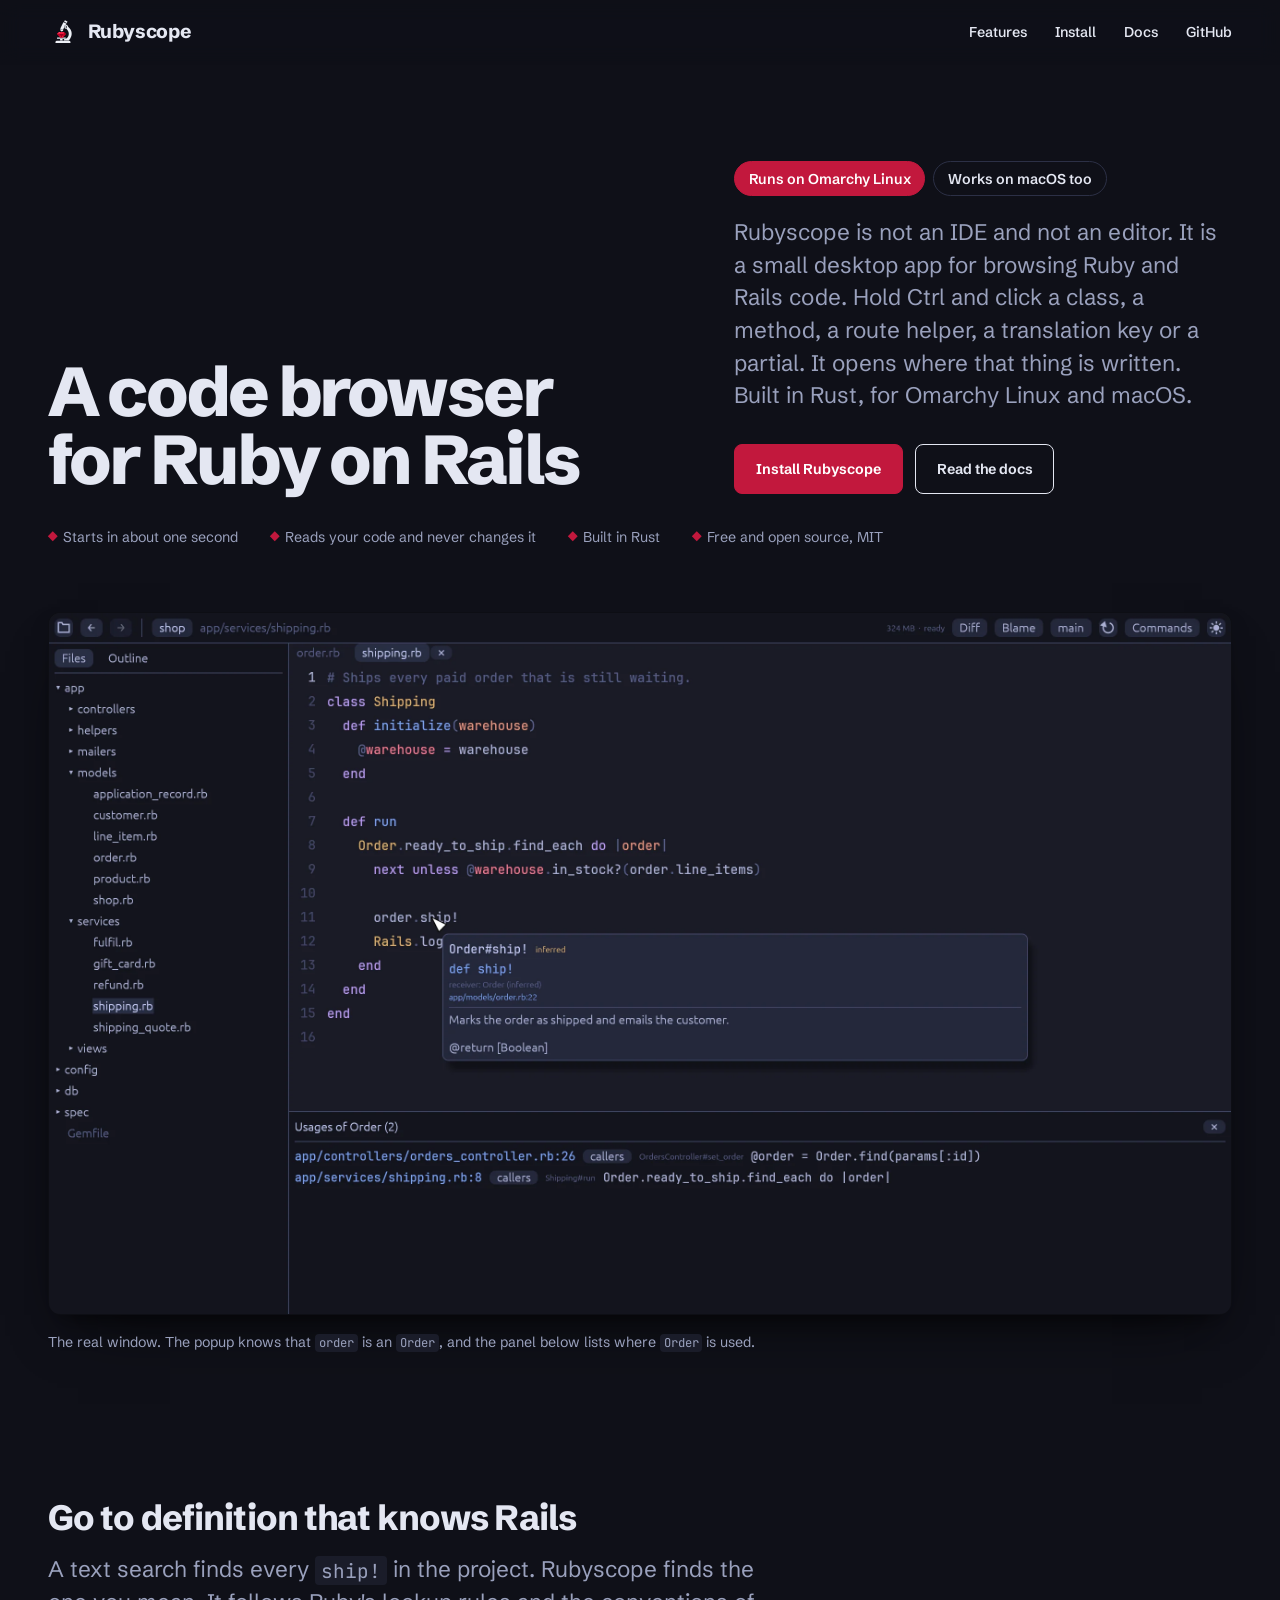
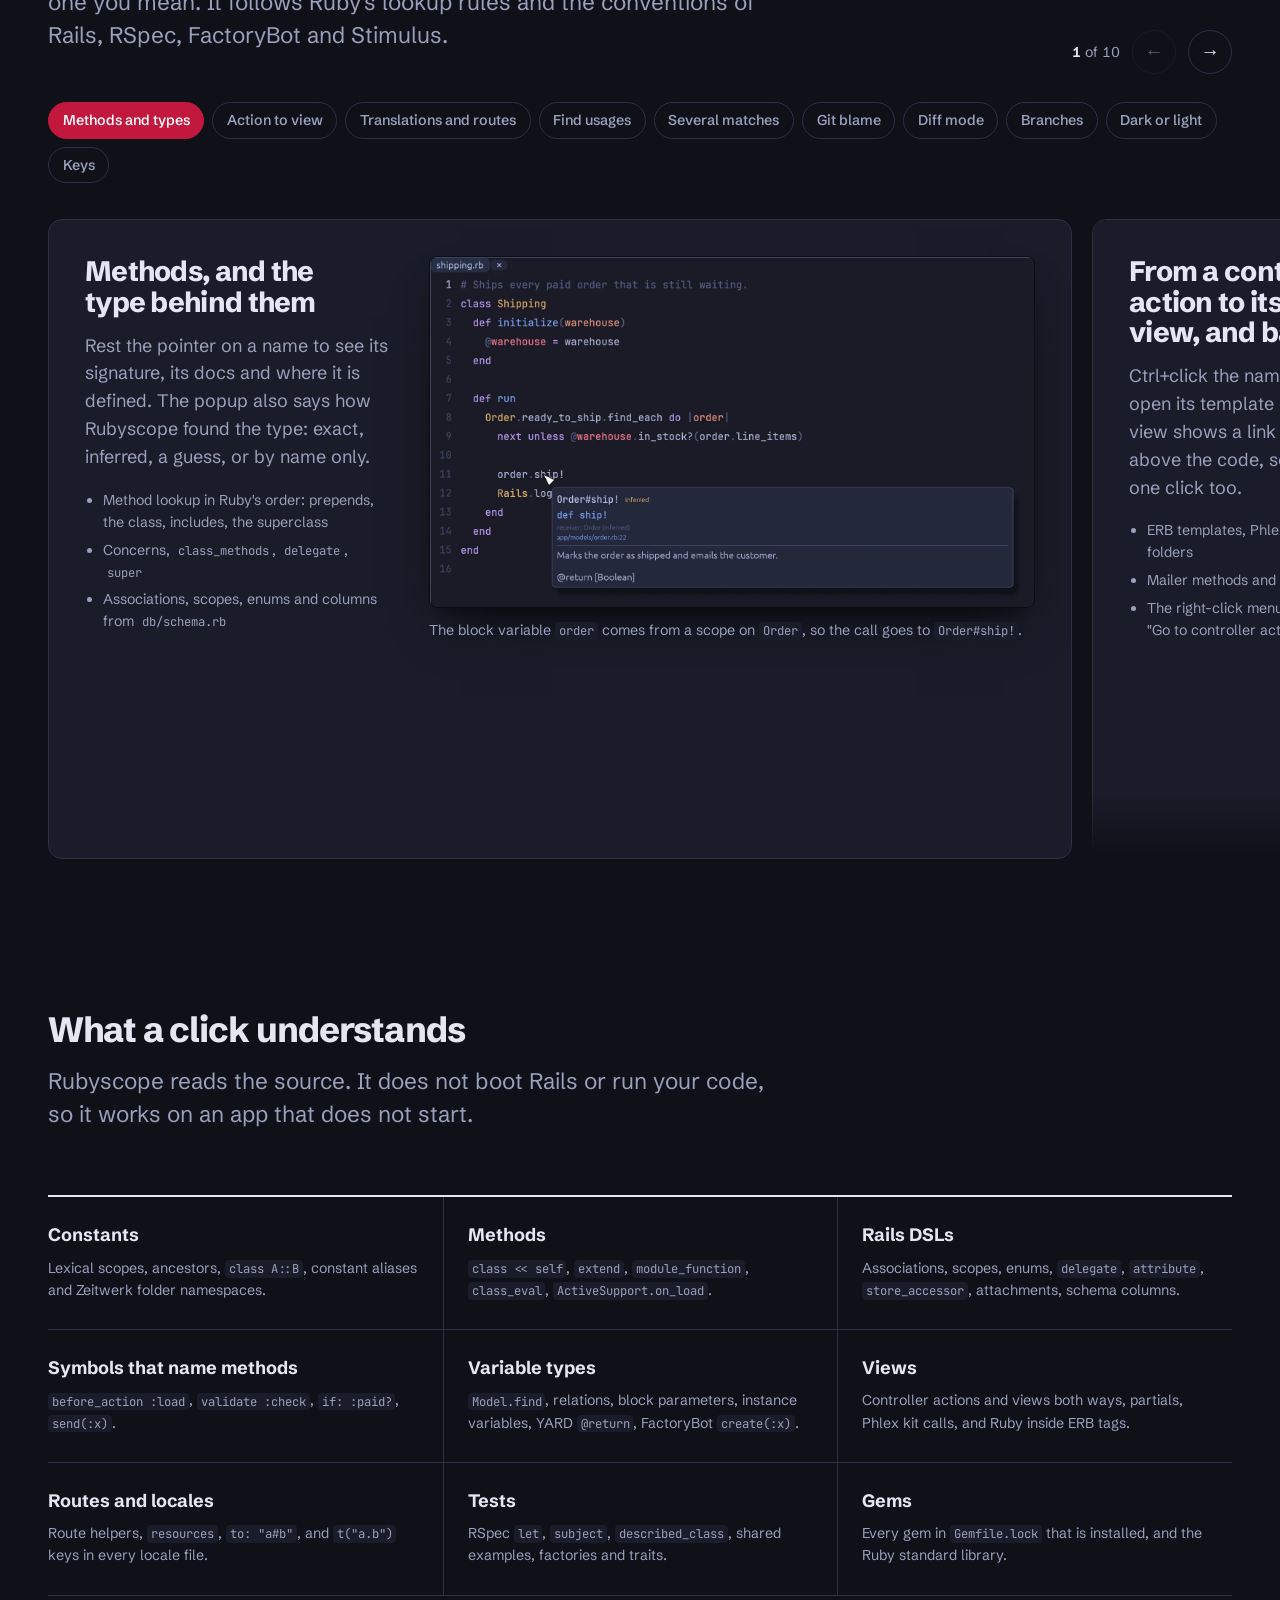
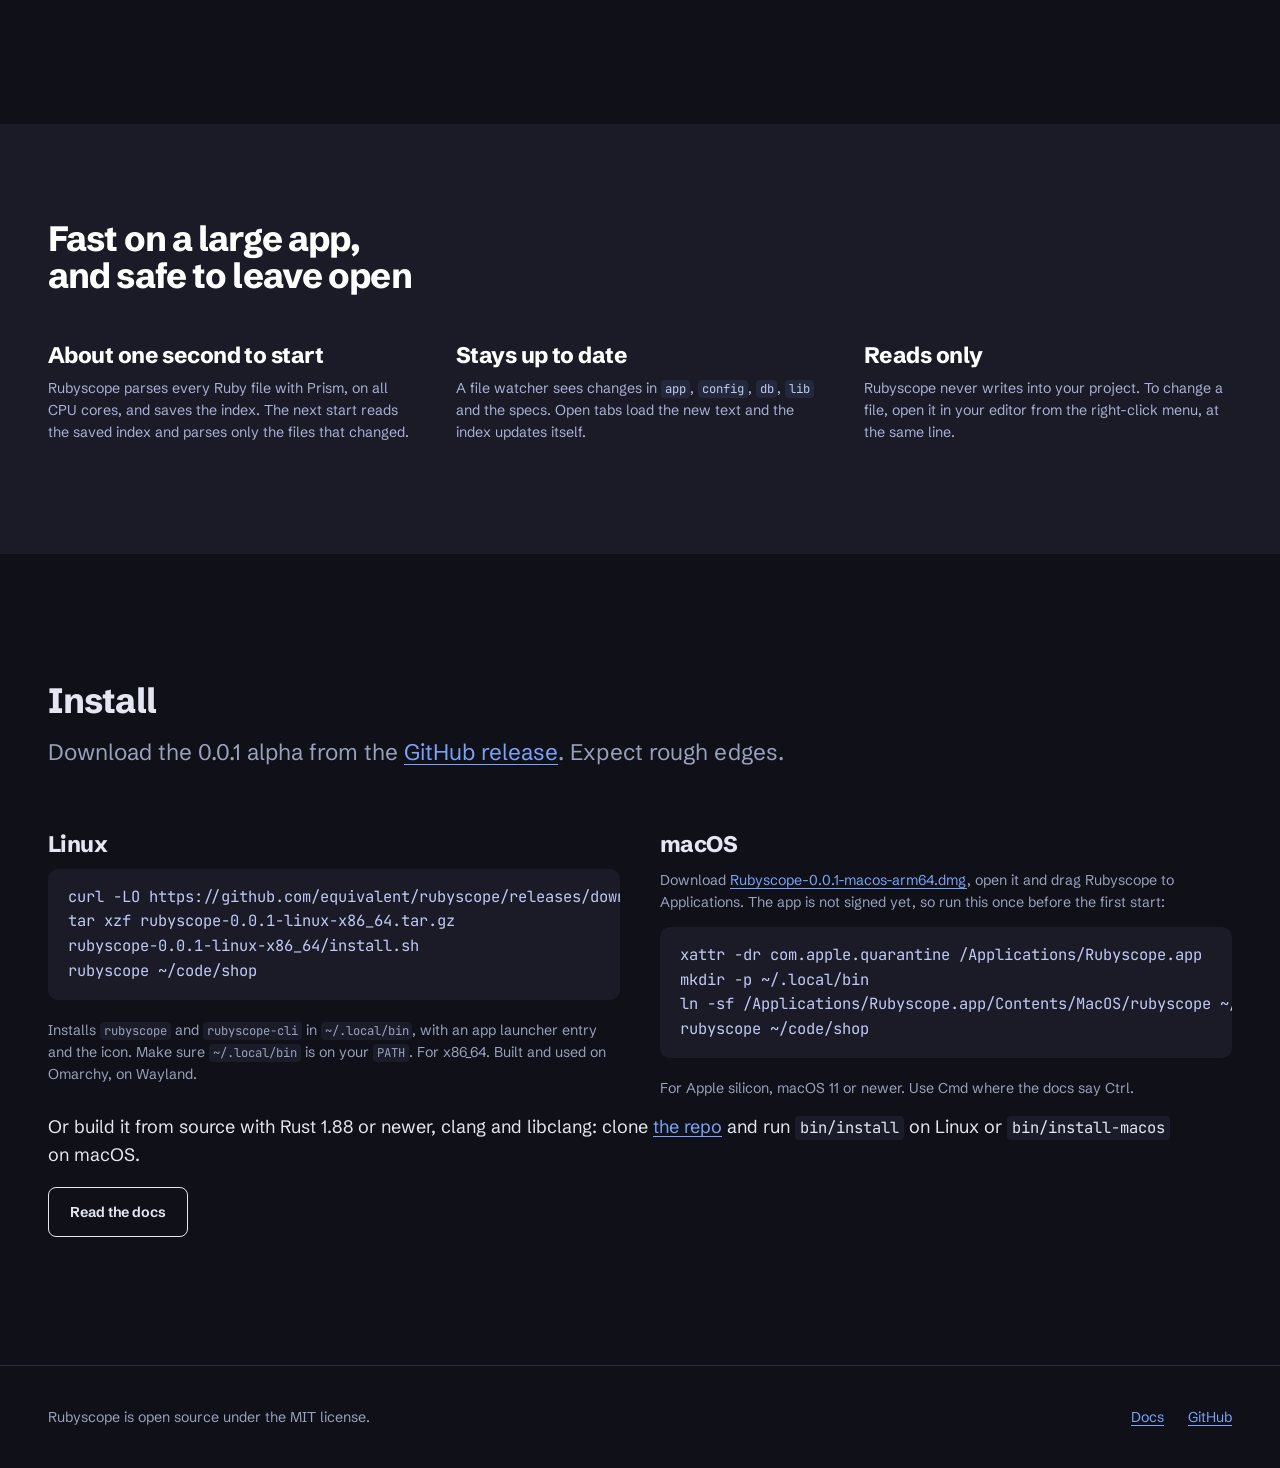
<file: webpage/index.html>
<!doctype html>
<html lang="en">
<head>
  <meta charset="utf-8">
  <link rel="icon" href="favicon.ico" type="image/x-icon" sizes="16x16 32x32 48x48 64x64 128x128 256x256">
  <meta name="viewport" content="width=device-width, initial-scale=1">
  <title>Rubyscope: a code browser for Ruby on Rails</title>
  <meta name="description" content="Not an IDE, not an editor: a small desktop app for browsing Ruby and Rails code. Ctrl+click a class, method, route helper, translation key or partial to open where it is defined. Built in Rust, for Omarchy Linux and macOS.">
  <link rel="preload" href="fonts/schibsted-grotesk.woff2" as="font" type="font/woff2" crossorigin>
  <link rel="stylesheet" href="css/site.css">
  <meta property="og:title" content="Rubyscope: a code browser for Ruby on Rails">
  <meta property="og:description" content="Ctrl+click any name in a Rails app and land on the line that defines it.">
  <meta property="og:image" content="img/shots/splash.webp">
</head>
<body>
  <a class="skip" href="#main">Skip to the content</a>

  <header class="site-head">
    <div class="wrap">
      <a class="brand" href="./"><img src="img/icon.svg" alt="" width="30" height="30">Rubyscope</a>
      <nav class="site-nav" aria-label="Main">
        <a class="wide" href="#features">Features</a>
        <a href="#install">Install</a>
        <a href="docs/">Docs</a>
        <a href="https://github.com/equivalent/rubyscope">GitHub</a>
      </nav>
    </div>
  </header>

  <main id="main">
    <section class="hero">
      <div class="wrap">
        <div class="hero-text">
          <h1>A code browser for Ruby on Rails</h1>
          <div>
            <p class="platforms"><span>Runs on Omarchy Linux</span> <span>Works on macOS too</span></p>
            <p class="lede">Rubyscope is not an IDE and not an editor. It is a small desktop app for browsing Ruby and Rails code. Hold Ctrl and click a class, a method, a route helper, a translation key or a partial. It opens where that thing is written. Built in Rust, for Omarchy Linux and macOS.</p>
            <div class="actions">
              <a class="button primary" href="#install">Install Rubyscope</a>
              <a class="button" href="docs/">Read the docs</a>
            </div>
          </div>
          <ul class="facts">
            <li>Starts in about one second</li>
            <li>Reads your code and never changes it</li>
            <li>Built in Rust</li>
            <li>Free and open source, MIT</li>
          </ul>
        </div>

        <figure class="splash">
          <img src="img/shots/splash.webp" width="2560" height="1520"
               alt="Rubyscope on a Rails app. A popup over order.ship! shows Order#ship!, its file and its docs. The panel below lists the usages of Order.">
          <figcaption>The real window. The popup knows that <code>order</code> is an <code>Order</code>, and the panel below lists where <code>Order</code> is used.</figcaption>
        </figure>
      </div>
    </section>

    <section class="section" id="features">
      <div class="wrap">
        <div class="reel-head">
          <div class="section-head">
          <h2>Go to definition that knows Rails</h2>
          <p>A text search finds every <code>ship!</code> in the project. Rubyscope finds the one you mean. It follows Ruby's lookup rules and the conventions of Rails, RSpec, FactoryBot and Stimulus.</p>
        </div>
          <div class="reel-controls">
            <span class="reel-count"><b class="reel-now">1</b> of 10</span>
            <button type="button" class="reel-prev" aria-label="Previous feature">&larr;</button>
            <button type="button" class="reel-next" aria-label="Next feature">&rarr;</button>
          </div>
        </div>
        <ul class="reel-index" aria-label="All features">
          <li><button type="button" aria-current="false">Methods and types</button></li>
          <li><button type="button" aria-current="false">Action to view</button></li>
          <li><button type="button" aria-current="false">Translations and routes</button></li>
          <li><button type="button" aria-current="false">Find usages</button></li>
          <li><button type="button" aria-current="false">Several matches</button></li>
          <li><button type="button" aria-current="false">Git blame</button></li>
          <li><button type="button" aria-current="false">Diff mode</button></li>
          <li><button type="button" aria-current="false">Branches</button></li>
          <li><button type="button" aria-current="false">Dark or light</button></li>
          <li><button type="button" aria-current="false">Keys</button></li>
        </ul>
      </div>
      <div class="reel" tabindex="0" role="region" aria-label="Features, scroll sideways">
      <article class="card" id="feature-1" aria-label="Methods, and the type behind them">
          <div class="feature-text">
            <h3>Methods, and the type behind them</h3>
            <p>Rest the pointer on a name to see its signature, its docs and where it is defined. The popup also says how Rubyscope found the type: exact, inferred, a guess, or by name only.</p>
            <ul>
              <li>Method lookup in Ruby's order: prepends, the class, includes, the superclass</li>
              <li>Concerns, <code>class_methods</code>, <code>delegate</code>, <code>super</code></li>
              <li>Associations, scopes, enums and columns from <code>db/schema.rb</code></li>
            </ul>
          </div>
          <div class="shots">
            <figure class="shot">
              <img src="img/shots/hover.webp" width="1658" height="960" loading="lazy"
                   alt="A popup over order.ship! shows Order#ship!, marked inferred, with its file and line and the comment above the method.">
              <figcaption>The block variable <code>order</code> comes from a scope on <code>Order</code>, so the call goes to <code>Order#ship!</code>.</figcaption>
            </figure>
          </div>
        </article>
      <article class="card" id="feature-2" aria-label="From a controller action to its view, and back">
          <div class="feature-text">
            <h3>From a controller action to its view, and back</h3>
            <p>Ctrl+click the name of an action to open its template or Phlex view. A view shows a link to its action above the code, so the way back is one click too.</p>
            <ul>
              <li>ERB templates, Phlex views and variant folders</li>
              <li>Mailer methods and their templates</li>
              <li>The right-click menu has "Go to view" and "Go to controller action"</li>
            </ul>
          </div>
          <div class="shots">
            <figure class="shot">
              <img src="img/shots/action-hover.webp" width="1402" height="716" loading="lazy"
                   alt="orders_controller.rb with Ctrl held over the show action.">
              <figcaption>Ctrl+click <code>def show</code> in the controller.</figcaption>
            </figure>
            <figure class="shot">
              <img src="img/shots/view-from-action.webp" width="1402" height="1036" loading="lazy"
                   alt="show.html.erb is open, with a bar above the code that links to OrdersController#show.">
              <figcaption>The view opens. The bar at the top goes back to <code>OrdersController#show</code>.</figcaption>
            </figure>
          </div>
        </article>
      <article class="card" id="feature-3" aria-label="Translation keys and route helpers">
          <div class="feature-text">
            <h3>Translation keys and route helpers</h3>
            <p>A click on <code>t(".updated")</code> opens the line in the locale file, in every locale. Lazy keys work in controllers, templates and Phlex views. A route helper such as <code>order_path</code> opens the line in the routes file.</p>
            <ul>
              <li><code>render "orders/line_item"</code> opens the partial</li>
              <li><code>resources :orders</code> opens the controller</li>
              <li><code>data-action="order#ship"</code> opens the Stimulus method</li>
            </ul>
          </div>
          <div class="shots">
            <figure class="shot">
              <img src="img/shots/i18n-hover.webp" width="1402" height="1036" loading="lazy"
                   alt="The update action, with Ctrl held over the lazy translation key .updated.">
              <figcaption>A lazy key in <code>OrdersController#update</code>.</figcaption>
            </figure>
            <figure class="shot narrow">
              <img src="img/shots/i18n.webp" width="982" height="636" loading="lazy"
                   alt="config/locales/en.yml is open at orders.update.updated.">
              <figcaption><code>en.orders.update.updated</code> in the locale file.</figcaption>
            </figure>
          </div>
        </article>
      <article class="card" id="feature-4" aria-label="Who uses this?">
          <div class="feature-text">
            <h3>Who uses this?</h3>
            <p>Ctrl+click a class name where it is defined, and the results panel lists every place that uses it. For a method, right-click and choose "Find usages". The "callers" button on a row goes one level up the call stack.</p>
          </div>
          <div class="shots">
            <figure class="shot">
              <img src="img/shots/usages.webp" width="2042" height="1280" loading="lazy"
                   alt="order.rb with a results panel at the bottom titled Usages of Order, with two rows: the orders controller and the shipping service.">
              <figcaption>Each row shows the file, the method it is in, and the line.</figcaption>
            </figure>
          </div>
        </article>
      <article class="card" id="feature-5" aria-label="When a name means several things">
          <div class="feature-text">
            <h3>When a name means several things</h3>
            <p>Some calls have no known receiver, such as a method on a block argument. Rubyscope then lists every definition with that name, and says how sure it is about each one. It never guesses in silence.</p>
          </div>
          <div class="shots">
            <figure class="shot narrow">
              <img src="img/shots/choose.webp" width="982" height="576" loading="lazy"
                   alt="A small list titled Choose a definition of ship!, with Order#ship! and GiftCard#ship!.">
              <figcaption><code>item.ship!</code> could be an order or a gift card.</figcaption>
            </figure>
          </div>
        </article>
      <article class="card" id="feature-6" aria-label="Git blame next to the code">
          <div class="feature-text">
            <h3>Git blame next to the code</h3>
            <p>Press <kbd>Ctrl</kbd> <kbd>B</kbd>, or click Blame in the top bar. Each line shows the date and the author, and newer lines get a stronger blue. Click a block to open the commit, or its pull request, on GitHub.</p>
          </div>
          <div class="shots">
            <figure class="shot">
              <img src="img/shots/blame.webp" width="1402" height="1456" loading="lazy"
                   alt="order.rb with a blame column on the left that shows a date and an author's last name on each line.">
            </figure>
          </div>
        </article>
      <article class="card" id="feature-7" aria-label="Read a branch like a pull request">
          <div class="feature-text">
            <h3>Read a branch like a pull request</h3>
            <p>Press <kbd>Ctrl</kbd> <kbd>Shift</kbd> <kbd>D</kbd>, or click Diff. Lines your branch added are green, removed lines show as red rows between the real lines, and changes that are not committed yet are amber. The code is still the real file, so <kbd>Ctrl</kbd>+click and the hover keep working.</p>
            <ul>
              <li>The diff starts where your branch left <code>main</code>, as on GitHub</li>
              <li><kbd>]</kbd> and <kbd>[</kbd> go from change to change, and on to the next changed file</li>
              <li>The file tree opens the folders with changes, and a Changes tab lists them</li>
            </ul>
          </div>
          <div class="shots">
            <figure class="shot">
              <img src="img/shots/diff.webp" width="2560" height="1520" loading="lazy"
                   alt="order.rb in diff mode. Added lines have a green bar, a removed line is a red struck-through row, and a line that is not committed is amber. The diff bar at the top says main…feature/order-refunds +11 −1, 1 uncommitted.">
              <figcaption>The diff bar at the top says what is compared. Click it to pick another base branch.</figcaption>
            </figure>
          </div>
        </article>
      <article class="card" id="feature-8" aria-label="Pull and switch branches from the top bar">
          <div class="feature-text">
            <h3>Pull and switch branches from the top bar</h3>
            <p>The round arrow runs <code>git pull</code> in the background. The button with the branch name lists the branches, the newest first, with the initials of the pull request author. Pick one to switch. Rubyscope reads the open files again and updates the index.</p>
            <ul>
              <li>On conflicts it names the files and fixes nothing</li>
              <li>It also follows a switch made in the terminal</li>
              <li>The top bar shows how much RAM Rubyscope uses</li>
            </ul>
          </div>
          <div class="shots">
            <figure class="shot">
              <img src="img/shots/branches.webp" width="2100" height="470" loading="lazy"
                   alt="The branch list under the branch button, with feature/order-refunds, fix/email-case and main, each with the initials of an author. The side bar shows the Changes tab.">
              <figcaption>The branch list, next to the Changes tab of the side bar.</figcaption>
            </figure>
          </div>
        </article>
      <article class="card" id="feature-9" aria-label="Dark or light">
          <div class="feature-text">
            <h3>Dark or light</h3>
            <p>The sun and moon button at the right end of the top bar switches between dark and light, and Rubyscope keeps your choice. On Omarchy it uses the colors of your theme when the theme is of the same mode. Otherwise it uses Tokyo Night or Tokyo Night Day.</p>
          </div>
          <div class="shots">
            <figure class="shot">
              <img src="img/shots/light.webp" width="2560" height="1520" loading="lazy"
                   alt="Rubyscope in light mode, with the hover popup over order.ship! and the usages of Order in the panel below.">
              <figcaption>The same window in light mode.</figcaption>
            </figure>
          </div>
        </article>
      <article class="card" id="feature-10" aria-label="Keys for everything">
          <div class="feature-text">
            <h3>Keys for everything</h3>
            <p><kbd>Ctrl</kbd> <kbd>P</kbd> finds a file. <kbd>Ctrl</kbd> <kbd>T</kbd> finds a class, method or constant in the project and its gems. <kbd>Ctrl</kbd> <kbd>K</kbd> lists every command. <kbd>Ctrl</kbd> <kbd>Shift</kbd> <kbd>D</kbd> turns diff mode on, and <kbd>]</kbd> and <kbd>[</kbd> go from change to change. Hold <kbd>Ctrl</kbd> and turn the wheel to scroll 3 times faster. Scroll with <kbd>j</kbd> and <kbd>k</kbd>, and go to the top with <kbd>g</kbd><kbd>g</kbd>, as in Vim. Every key can be changed in one small file.</p>
            <p><a href="docs/#keys">All keys</a></p>
          </div>
          <div class="shots">
            <figure class="shot">
              <img src="img/shots/go-to-symbol.webp" width="1562" height="770" loading="lazy"
                   alt="The go to symbol list, filtered by ship.">
              <figcaption>Go to symbol</figcaption>
            </figure>
            <figure class="shot">
              <img src="img/shots/commands.webp" width="1562" height="816" loading="lazy"
                   alt="The command list with every command and its key.">
              <figcaption>All commands</figcaption>
            </figure>
          </div>
        </article>
      </div>
    </section>
    <section class="section" id="understands">
      <div class="wrap">
        <div class="section-head">
          <h2>What a click understands</h2>
          <p>Rubyscope reads the source. It does not boot Rails or run your code, so it works on an app that does not start.</p>
        </div>
        <dl class="understands">
          <div><dt>Constants</dt><dd>Lexical scopes, ancestors, <code>class A::B</code>, constant aliases and Zeitwerk folder namespaces.</dd></div>
          <div><dt>Methods</dt><dd><code>class &lt;&lt; self</code>, <code>extend</code>, <code>module_function</code>, <code>class_eval</code>, <code>ActiveSupport.on_load</code>.</dd></div>
          <div><dt>Rails DSLs</dt><dd>Associations, scopes, enums, <code>delegate</code>, <code>attribute</code>, <code>store_accessor</code>, attachments, schema columns.</dd></div>
          <div><dt>Symbols that name methods</dt><dd><code>before_action :load</code>, <code>validate :check</code>, <code>if: :paid?</code>, <code>send(:x)</code>.</dd></div>
          <div><dt>Variable types</dt><dd><code>Model.find</code>, relations, block parameters, instance variables, YARD <code>@return</code>, FactoryBot <code>create(:x)</code>.</dd></div>
          <div><dt>Views</dt><dd>Controller actions and views both ways, partials, Phlex kit calls, and Ruby inside ERB tags.</dd></div>
          <div><dt>Routes and locales</dt><dd>Route helpers, <code>resources</code>, <code>to: "a#b"</code>, and <code>t("a.b")</code> keys in every locale file.</dd></div>
          <div><dt>Tests</dt><dd>RSpec <code>let</code>, <code>subject</code>, <code>described_class</code>, shared examples, factories and traits.</dd></div>
          <div><dt>Gems</dt><dd>Every gem in <code>Gemfile.lock</code> that is installed, and the Ruby standard library.</dd></div>
        </dl>
      </div>
    </section>

    <section class="band">
      <div class="wrap">
        <h2>Fast on a large app, and safe to leave open</h2>
        <div class="cols">
          <div>
            <h3>About one second to start</h3>
            <p>Rubyscope parses every Ruby file with Prism, on all CPU cores, and saves the index. The next start reads the saved index and parses only the files that changed.</p>
          </div>
          <div>
            <h3>Stays up to date</h3>
            <p>A file watcher sees changes in <code>app</code>, <code>config</code>, <code>db</code>, <code>lib</code> and the specs. Open tabs load the new text and the index updates itself.</p>
          </div>
          <div>
            <h3>Reads only</h3>
            <p>Rubyscope never writes into your project. To change a file, open it in your editor from the right-click menu, at the same line.</p>
          </div>
        </div>
      </div>
    </section>

    <section class="section" id="install">
      <div class="wrap">
        <div class="section-head">
          <h2>Install</h2>
          <p>Download the 0.0.1 alpha from the <a href="https://github.com/equivalent/rubyscope/releases/tag/v0.0.1">GitHub release</a>. Expect rough edges.</p>
        </div>
        <div class="install">
          <div>
            <h3>Linux</h3>
<pre><code>curl -LO https://github.com/equivalent/rubyscope/releases/download/v0.0.1/rubyscope-0.0.1-linux-x86_64.tar.gz
tar xzf rubyscope-0.0.1-linux-x86_64.tar.gz
rubyscope-0.0.1-linux-x86_64/install.sh
rubyscope ~/code/shop</code></pre>
            <p>Installs <code>rubyscope</code> and <code>rubyscope-cli</code> in <code>~/.local/bin</code>, with an app launcher entry and the icon. Make sure <code>~/.local/bin</code> is on your <code>PATH</code>. For x86_64. Built and used on Omarchy, on Wayland.</p>
          </div>
          <div>
            <h3>macOS</h3>
            <p>Download <a href="https://github.com/equivalent/rubyscope/releases/download/v0.0.1/Rubyscope-0.0.1-macos-arm64.dmg">Rubyscope-0.0.1-macos-arm64.dmg</a>, open it and drag Rubyscope to Applications. The app is not signed yet, so run this once before the first start:</p>
<pre><code>xattr -dr com.apple.quarantine /Applications/Rubyscope.app
mkdir -p ~/.local/bin
ln -sf /Applications/Rubyscope.app/Contents/MacOS/rubyscope ~/.local/bin/rubyscope
rubyscope ~/code/shop</code></pre>
            <p>For Apple silicon, macOS 11 or newer. Use Cmd where the docs say Ctrl.</p>
          </div>
        </div>
        <p>Or build it from source with Rust 1.88 or newer, clang and libclang: clone <a href="https://github.com/equivalent/rubyscope">the repo</a> and run <code>bin/install</code> on Linux or <code>bin/install-macos</code> on macOS.</p>
        <p><a class="button" href="docs/">Read the docs</a></p>
      </div>
    </section>
  </main>

  <footer class="site-foot">
    <div class="wrap">
      <p>Rubyscope is open source under the MIT license.</p>
      <nav aria-label="Footer">
        <a href="docs/">Docs</a>
        <a href="https://github.com/equivalent/rubyscope">GitHub</a>
      </nav>
    </div>
  </footer>

  <script src="js/site.js"></script>
</body>
</html>
</file>
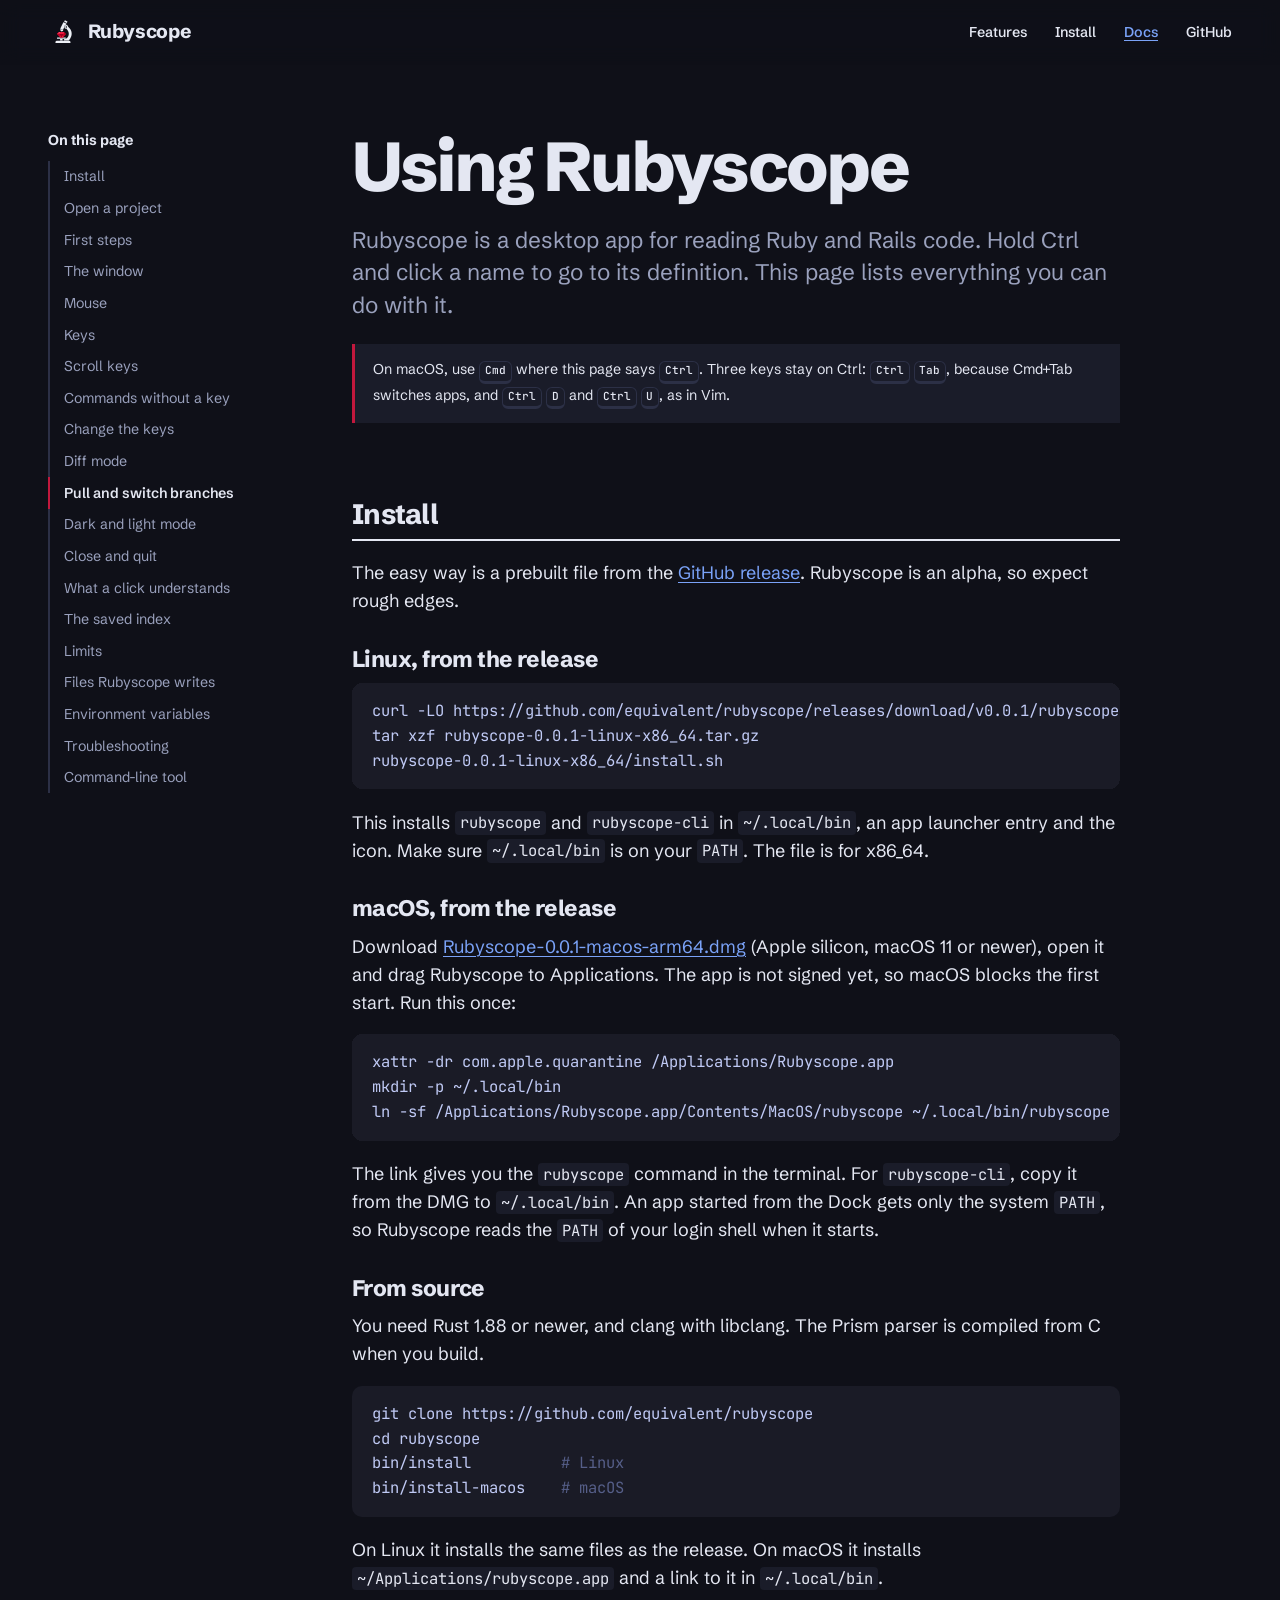
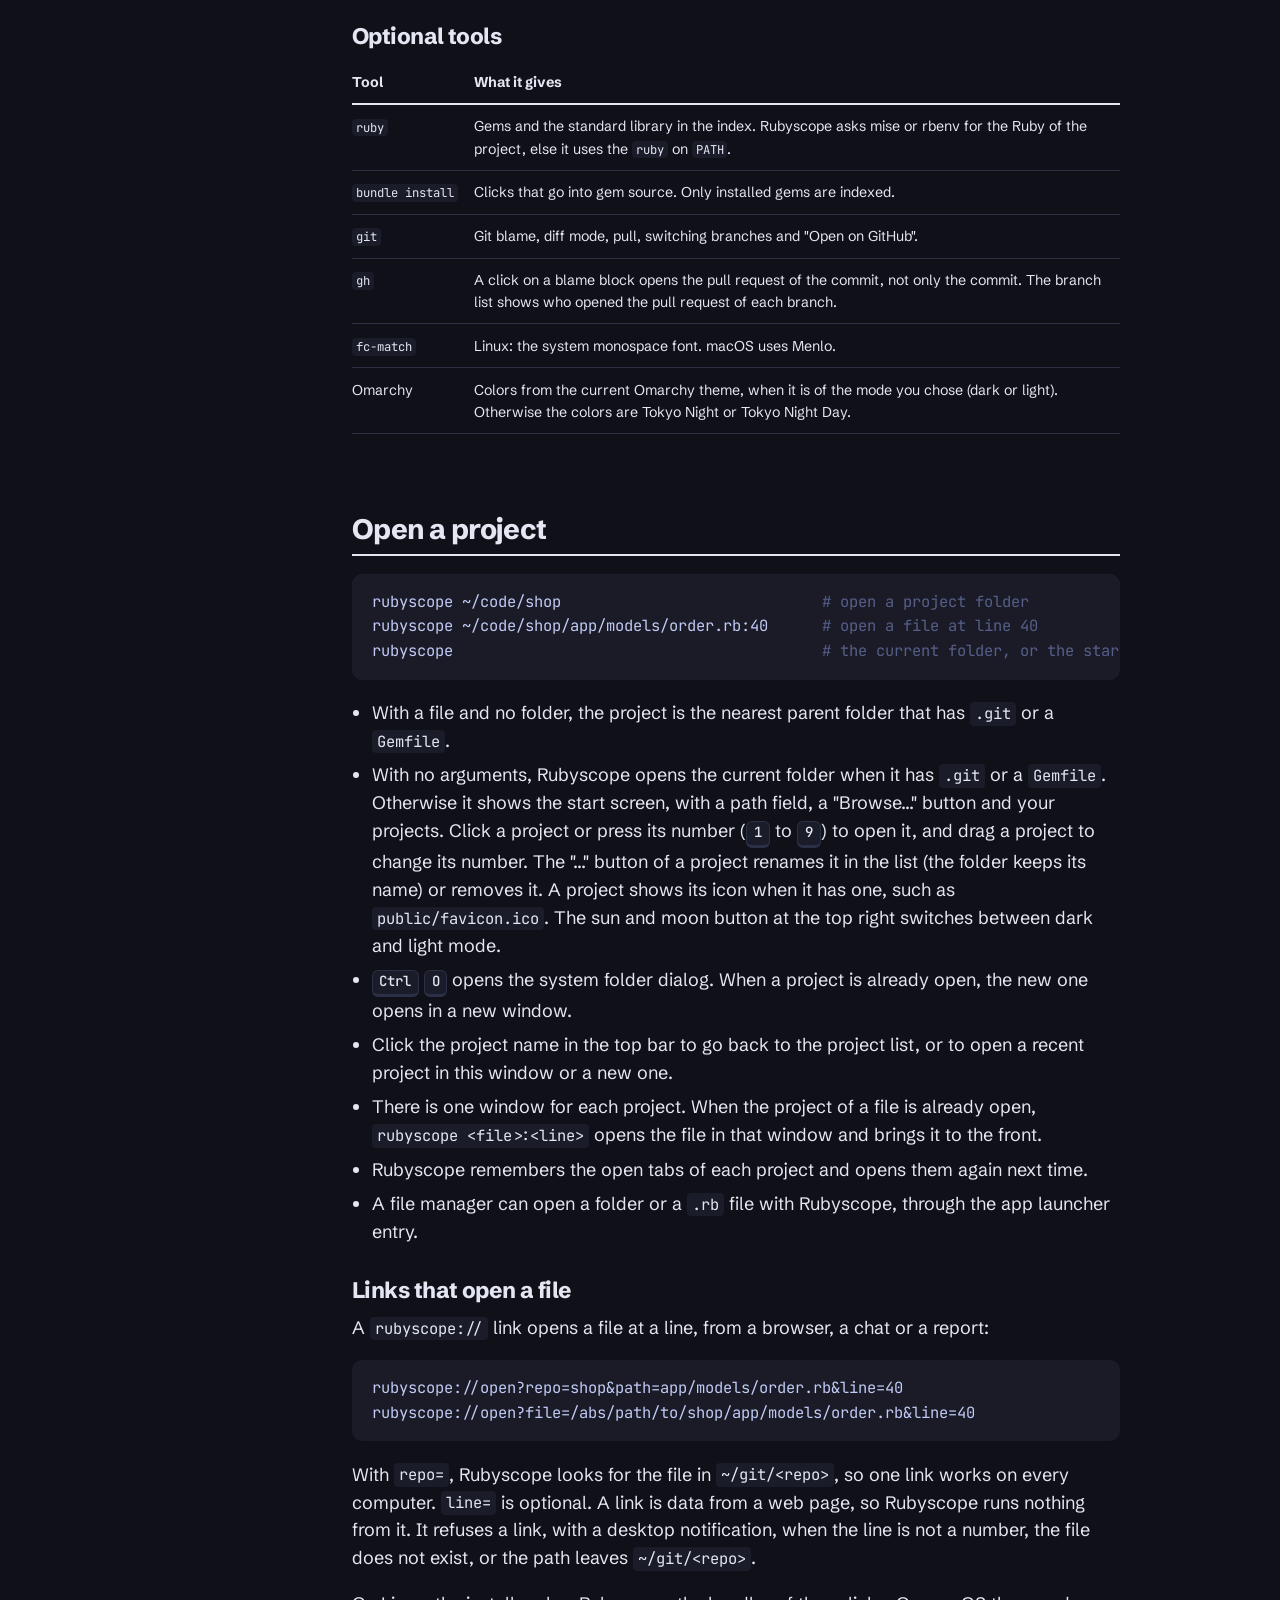
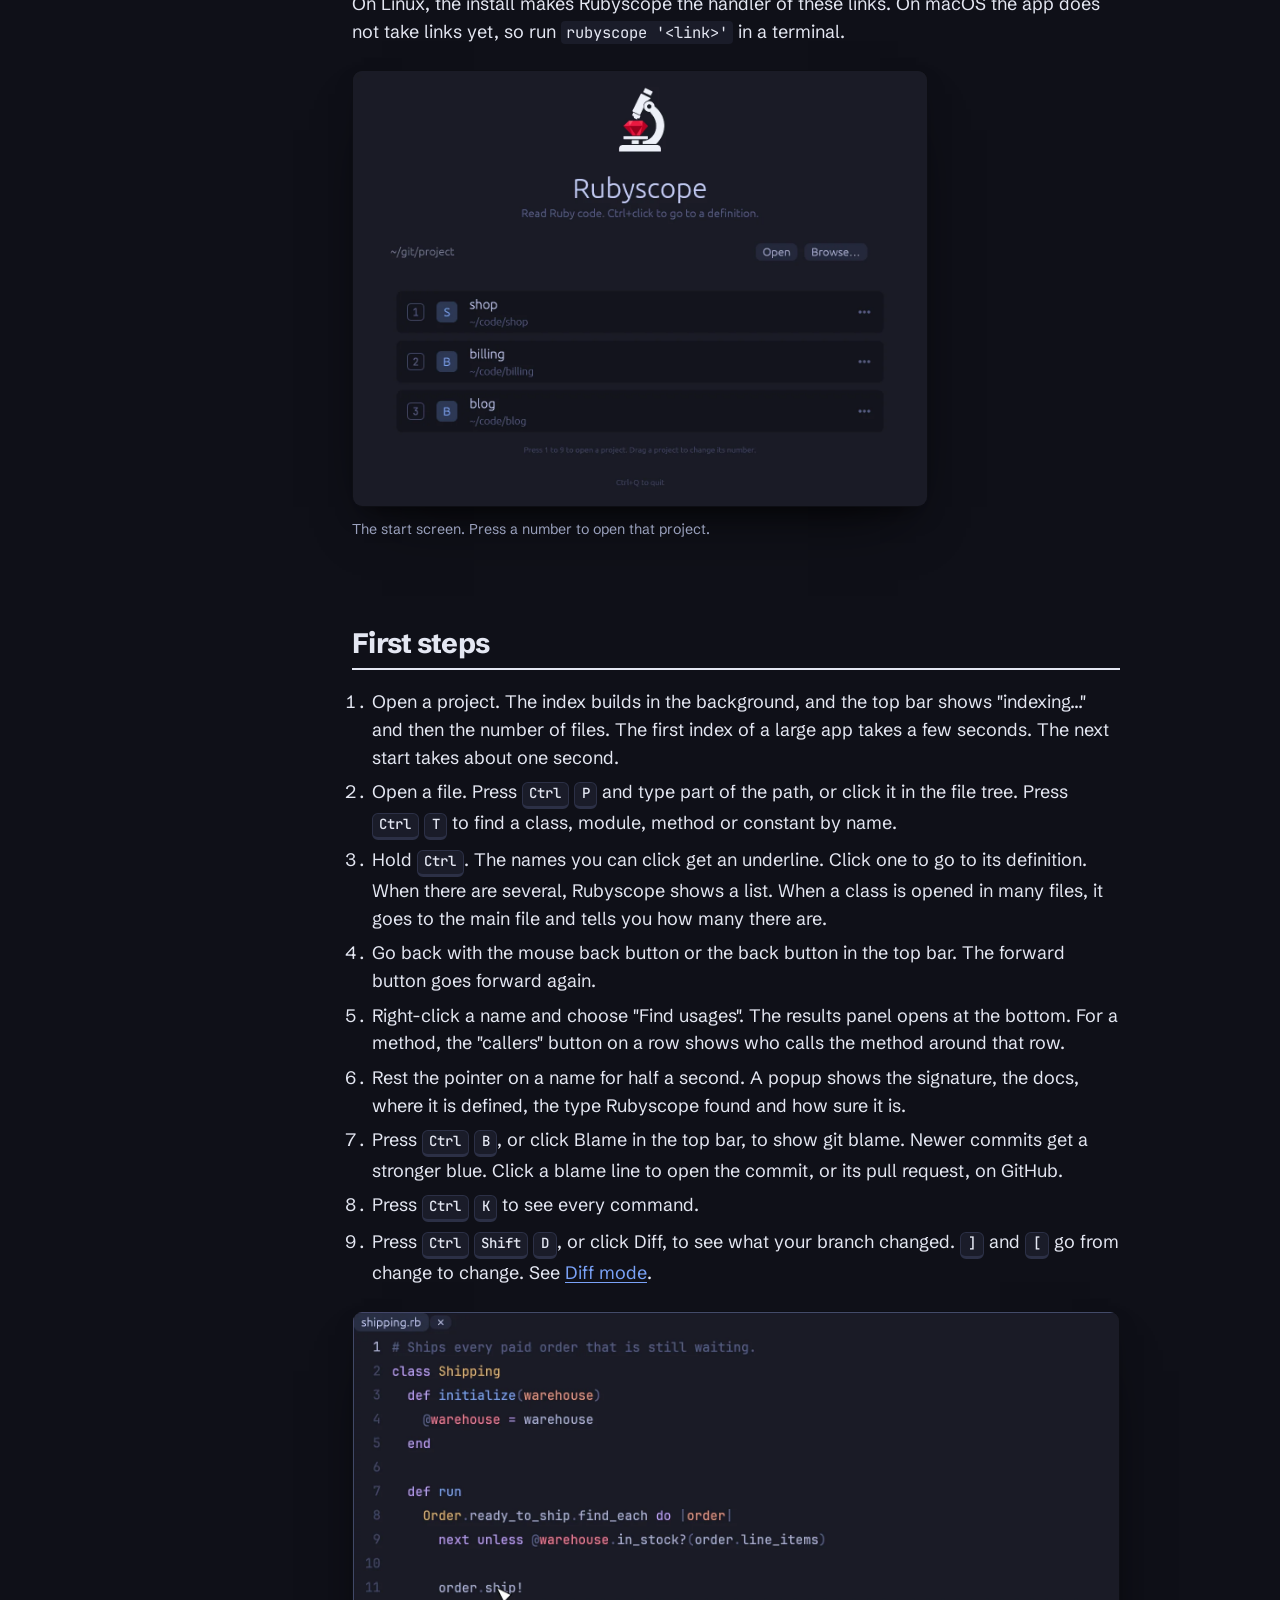
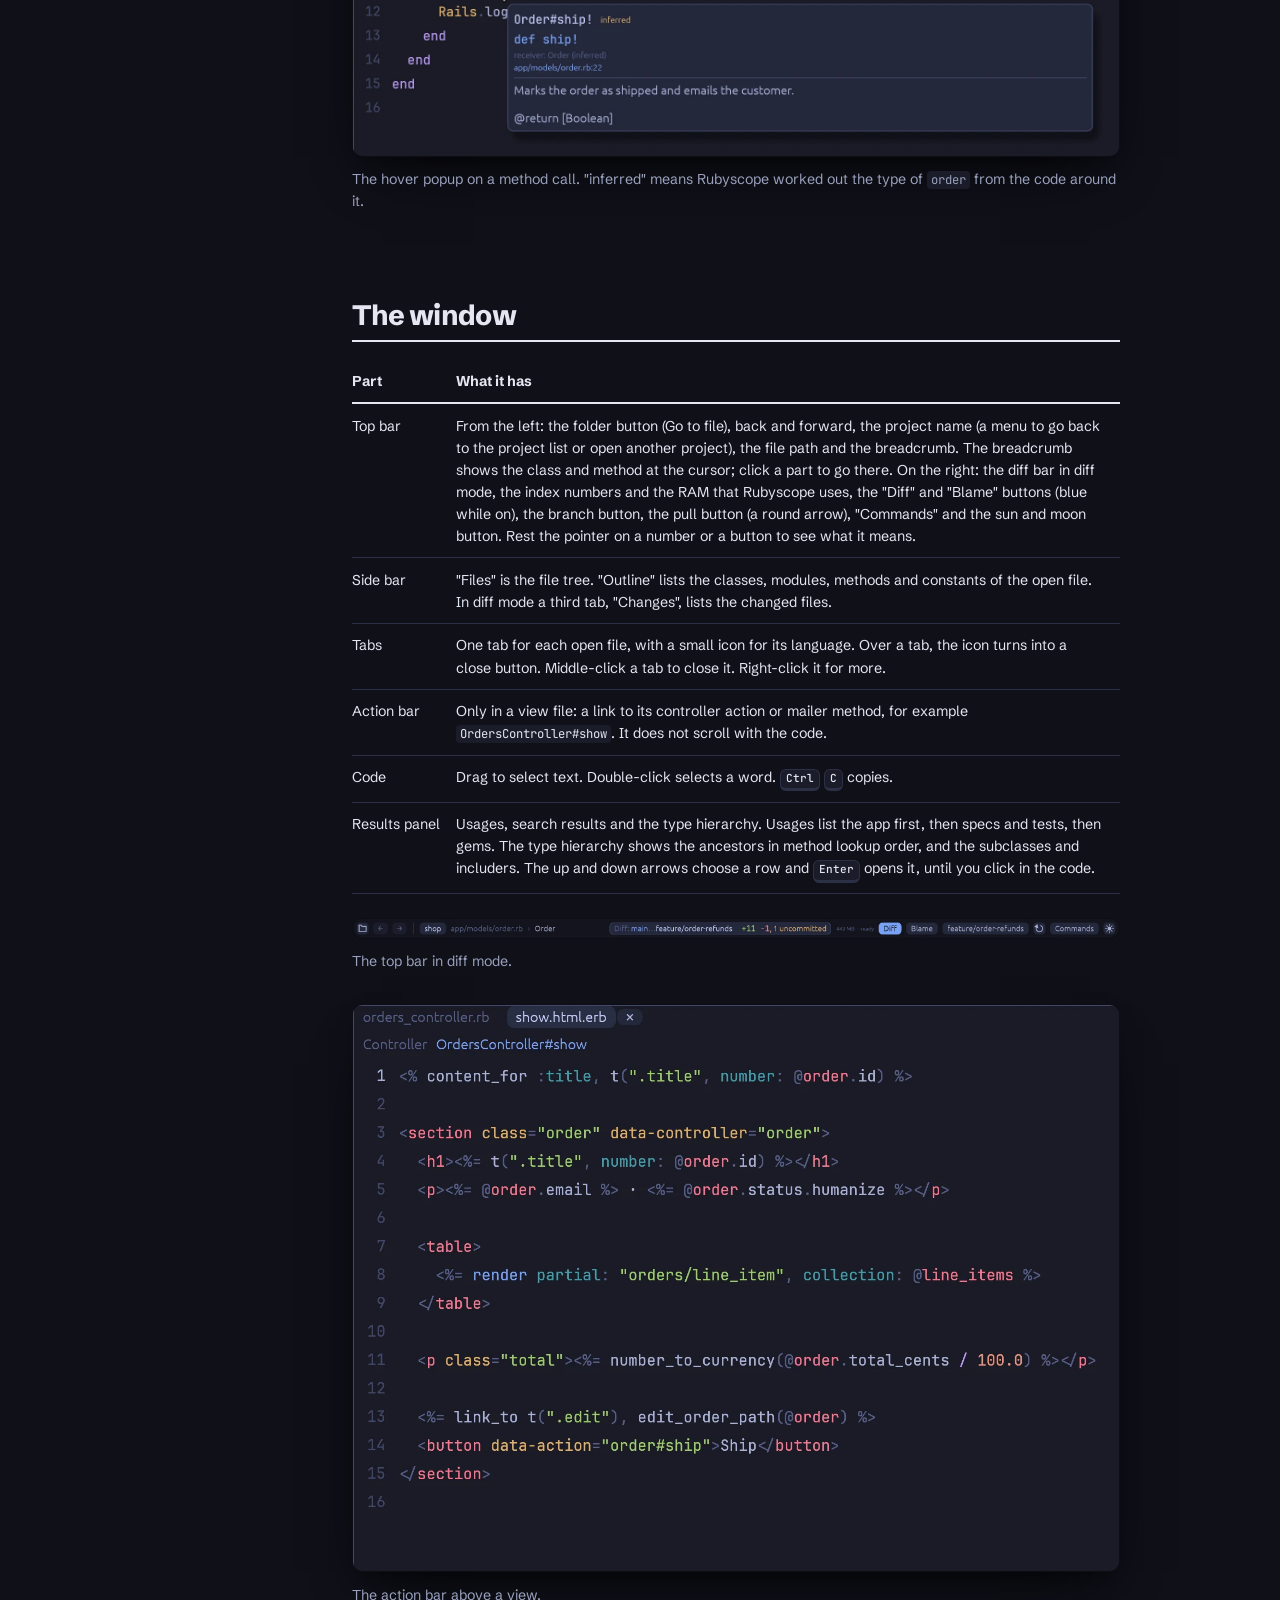
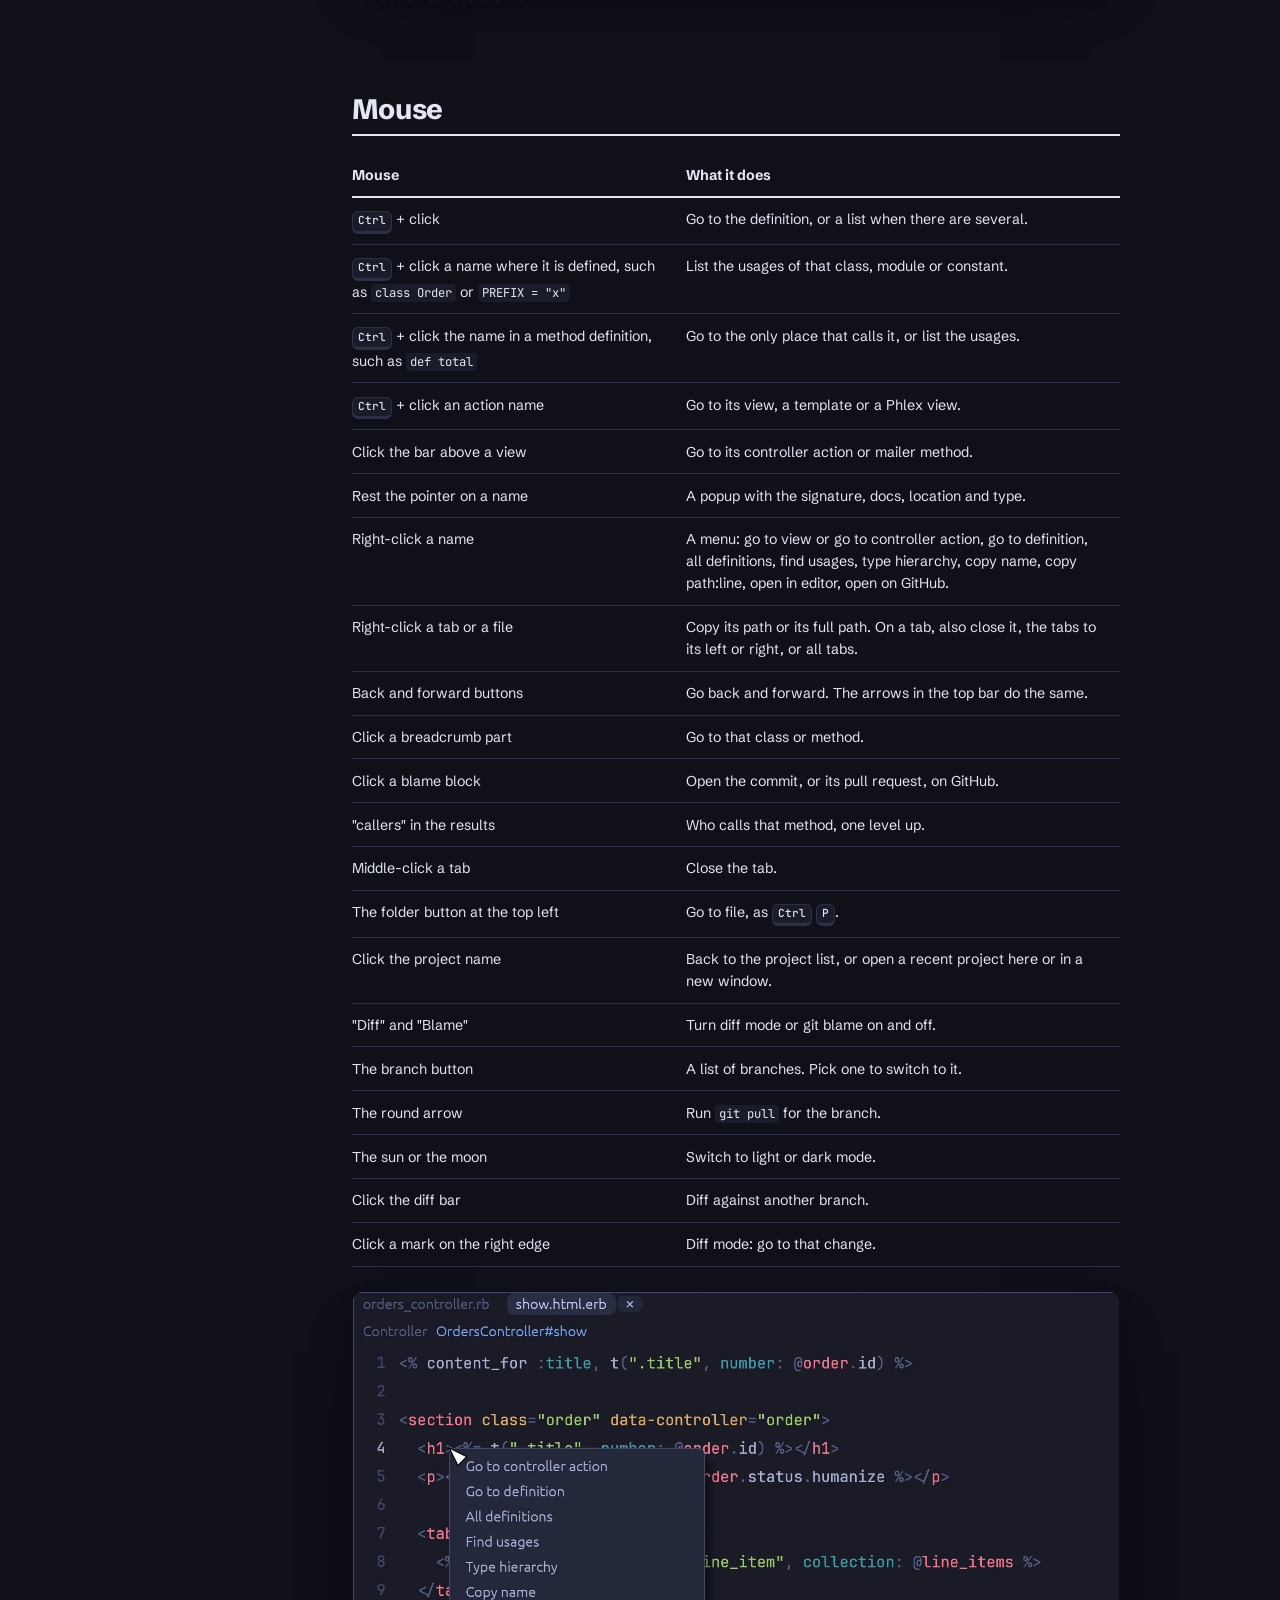
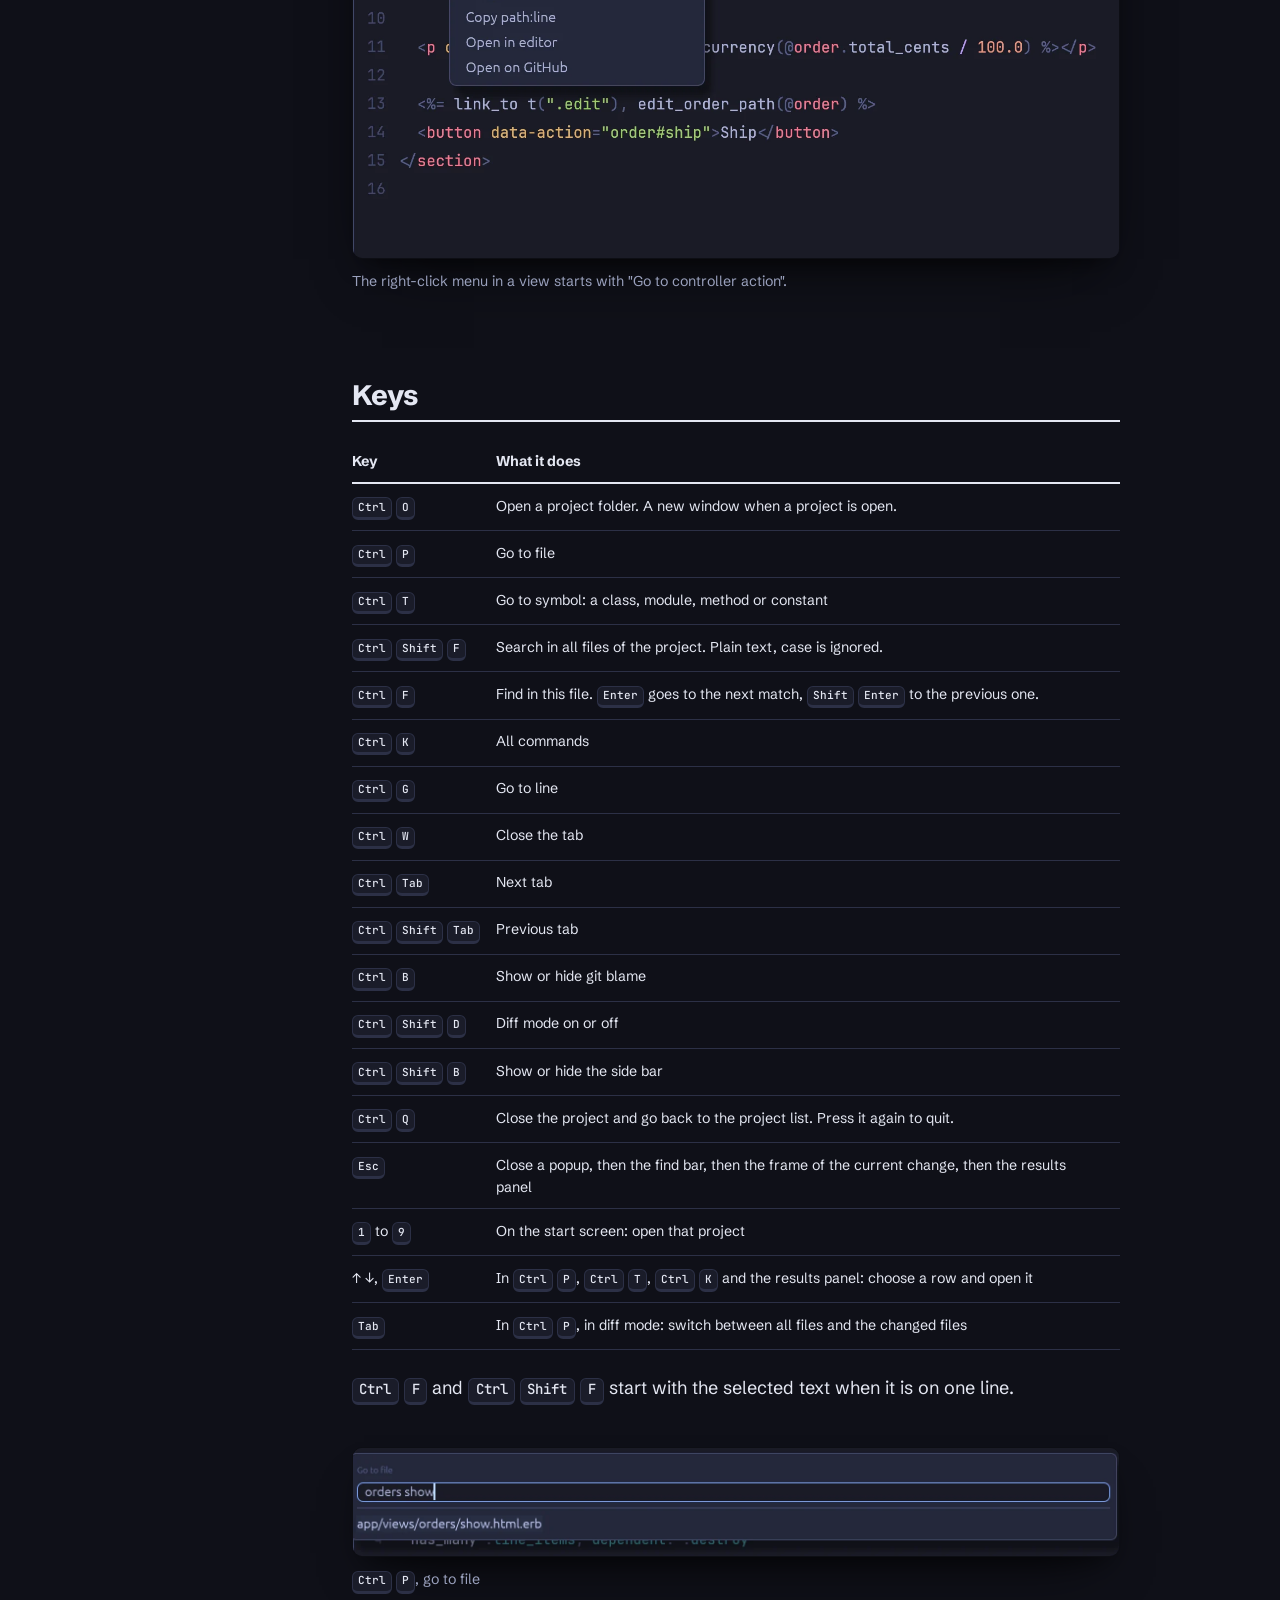
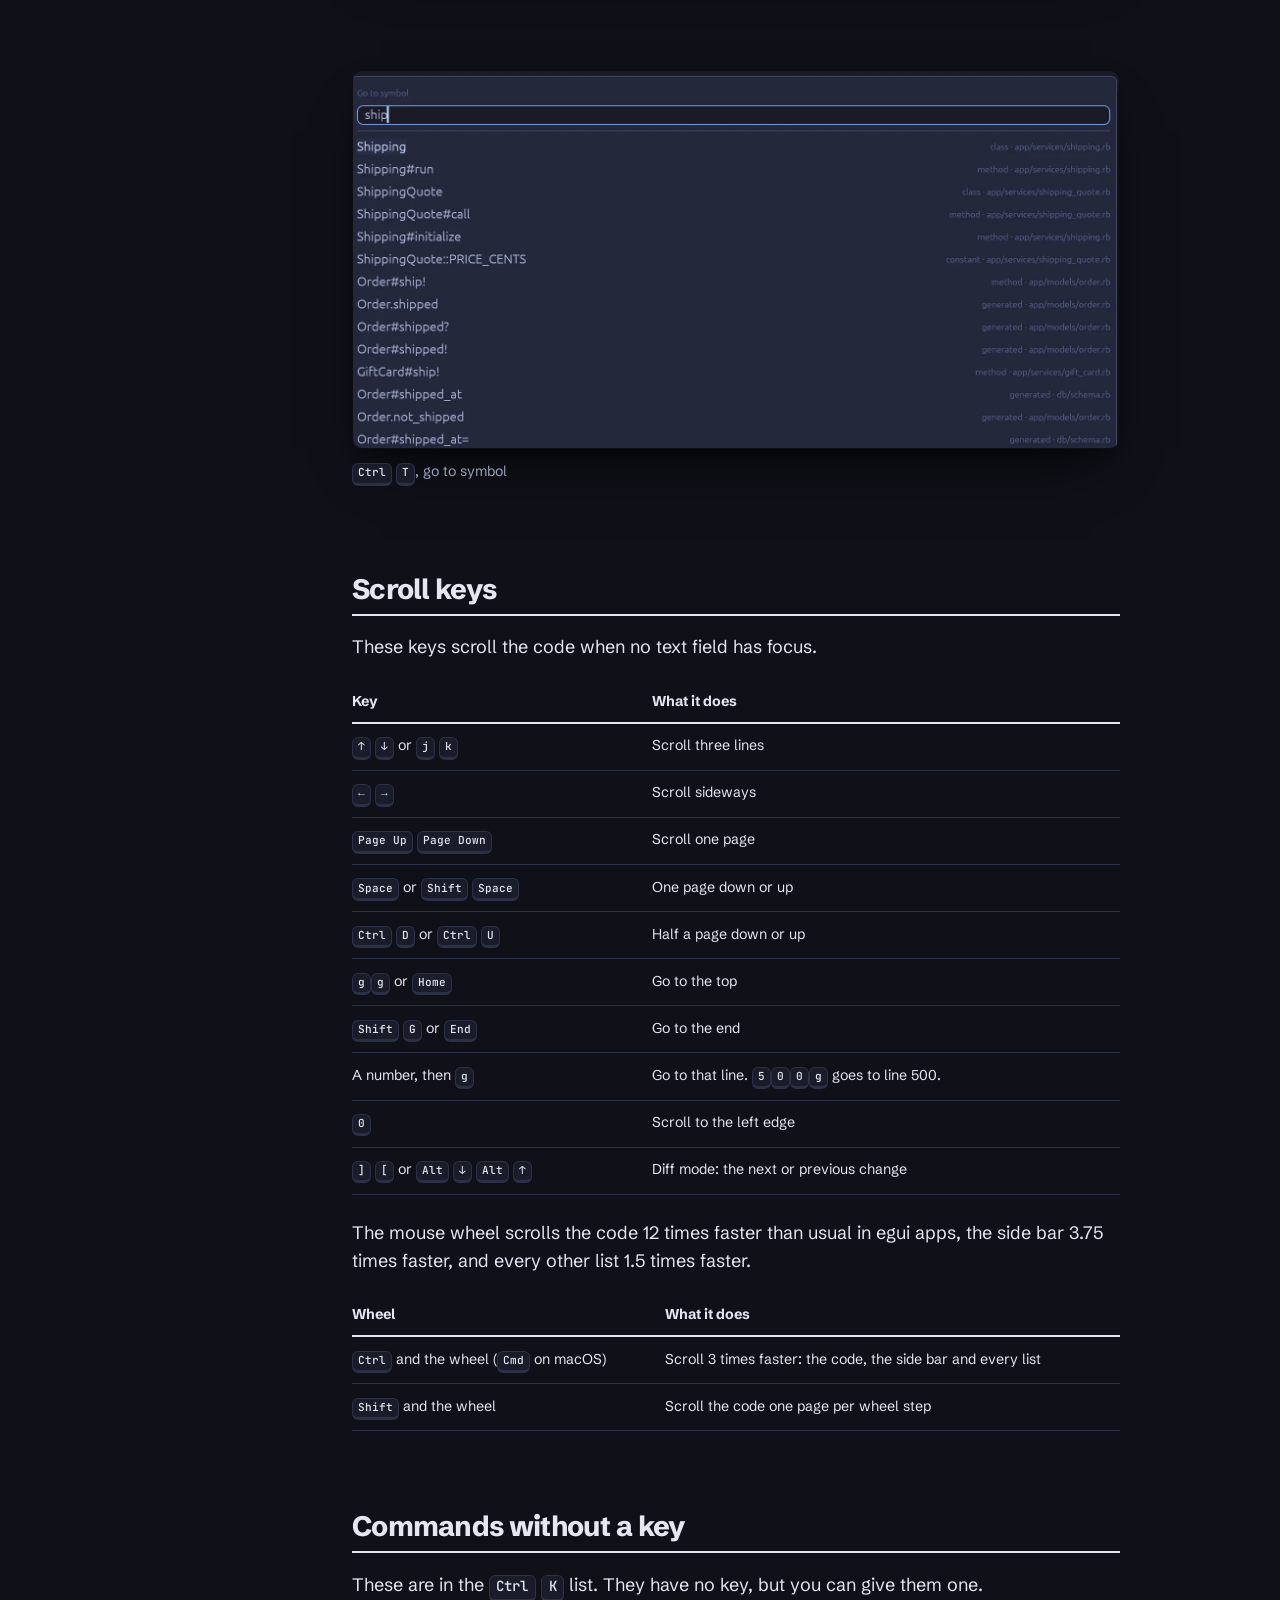
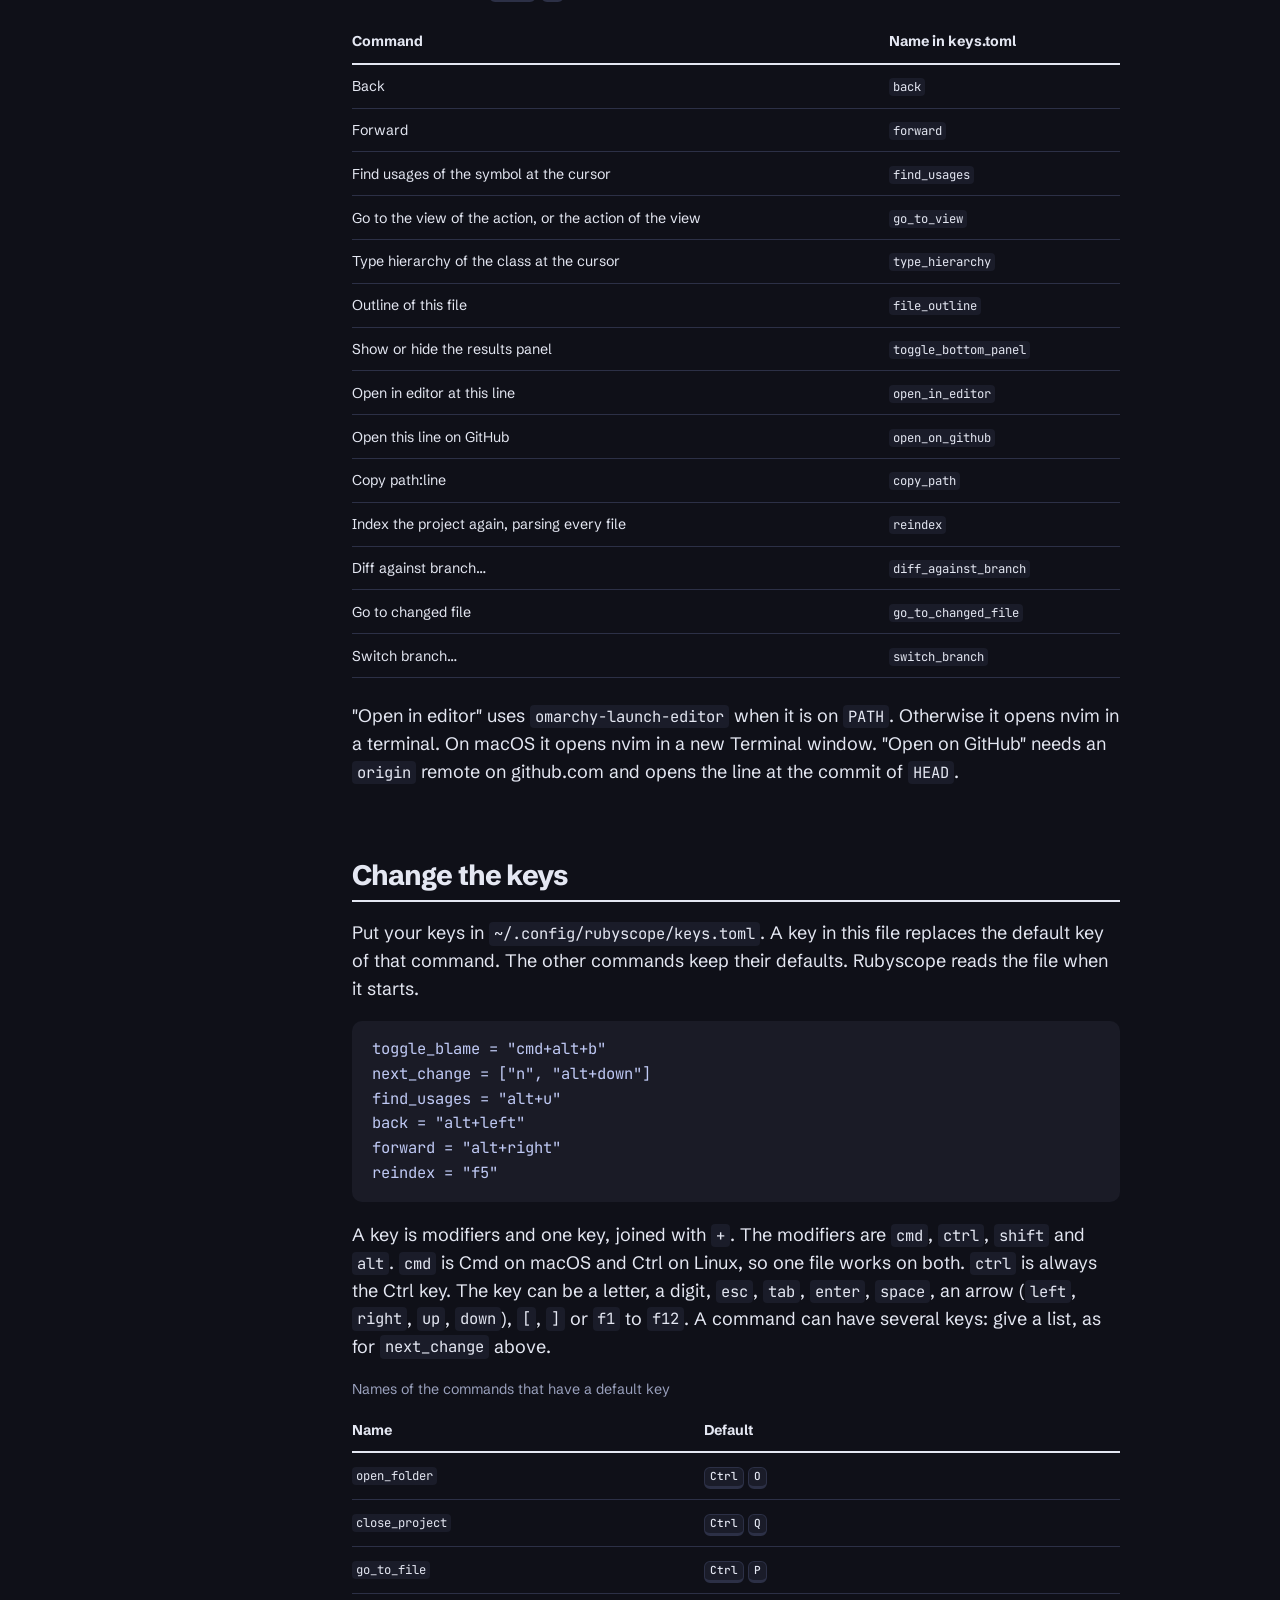
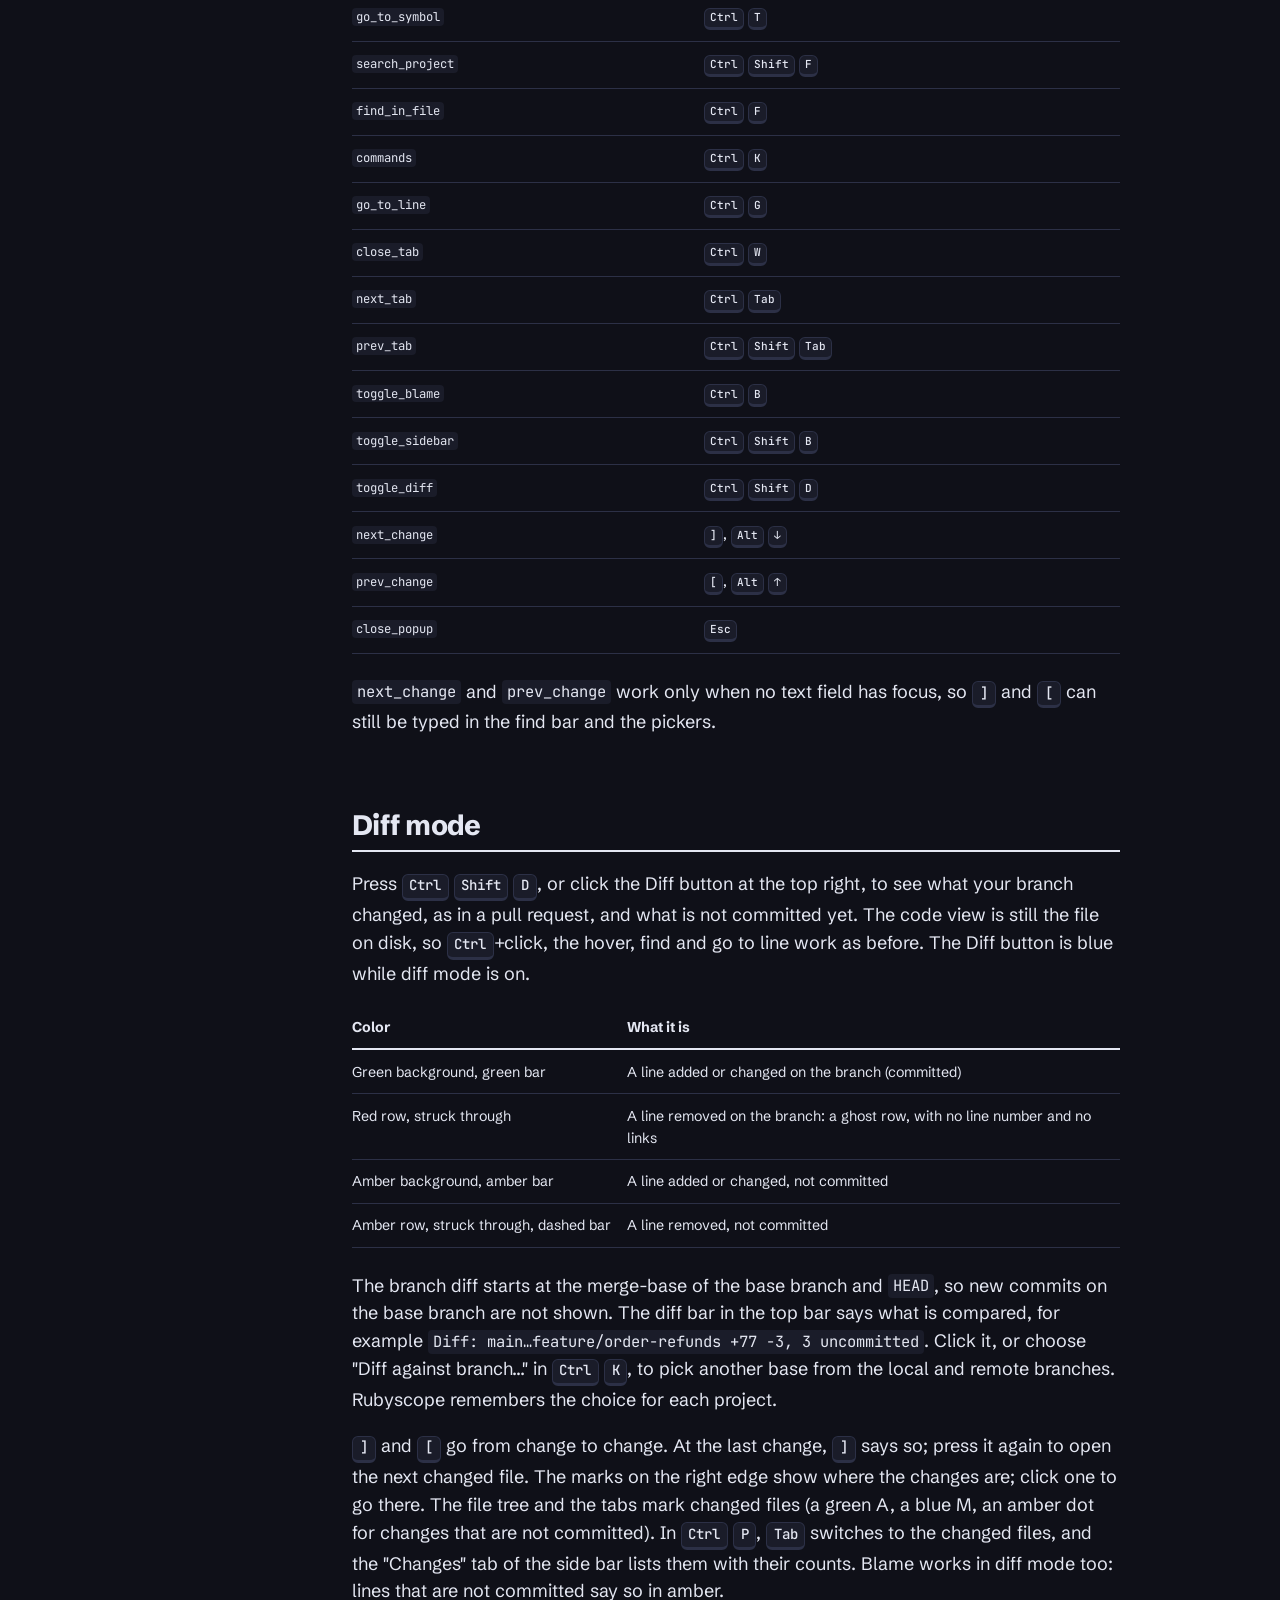
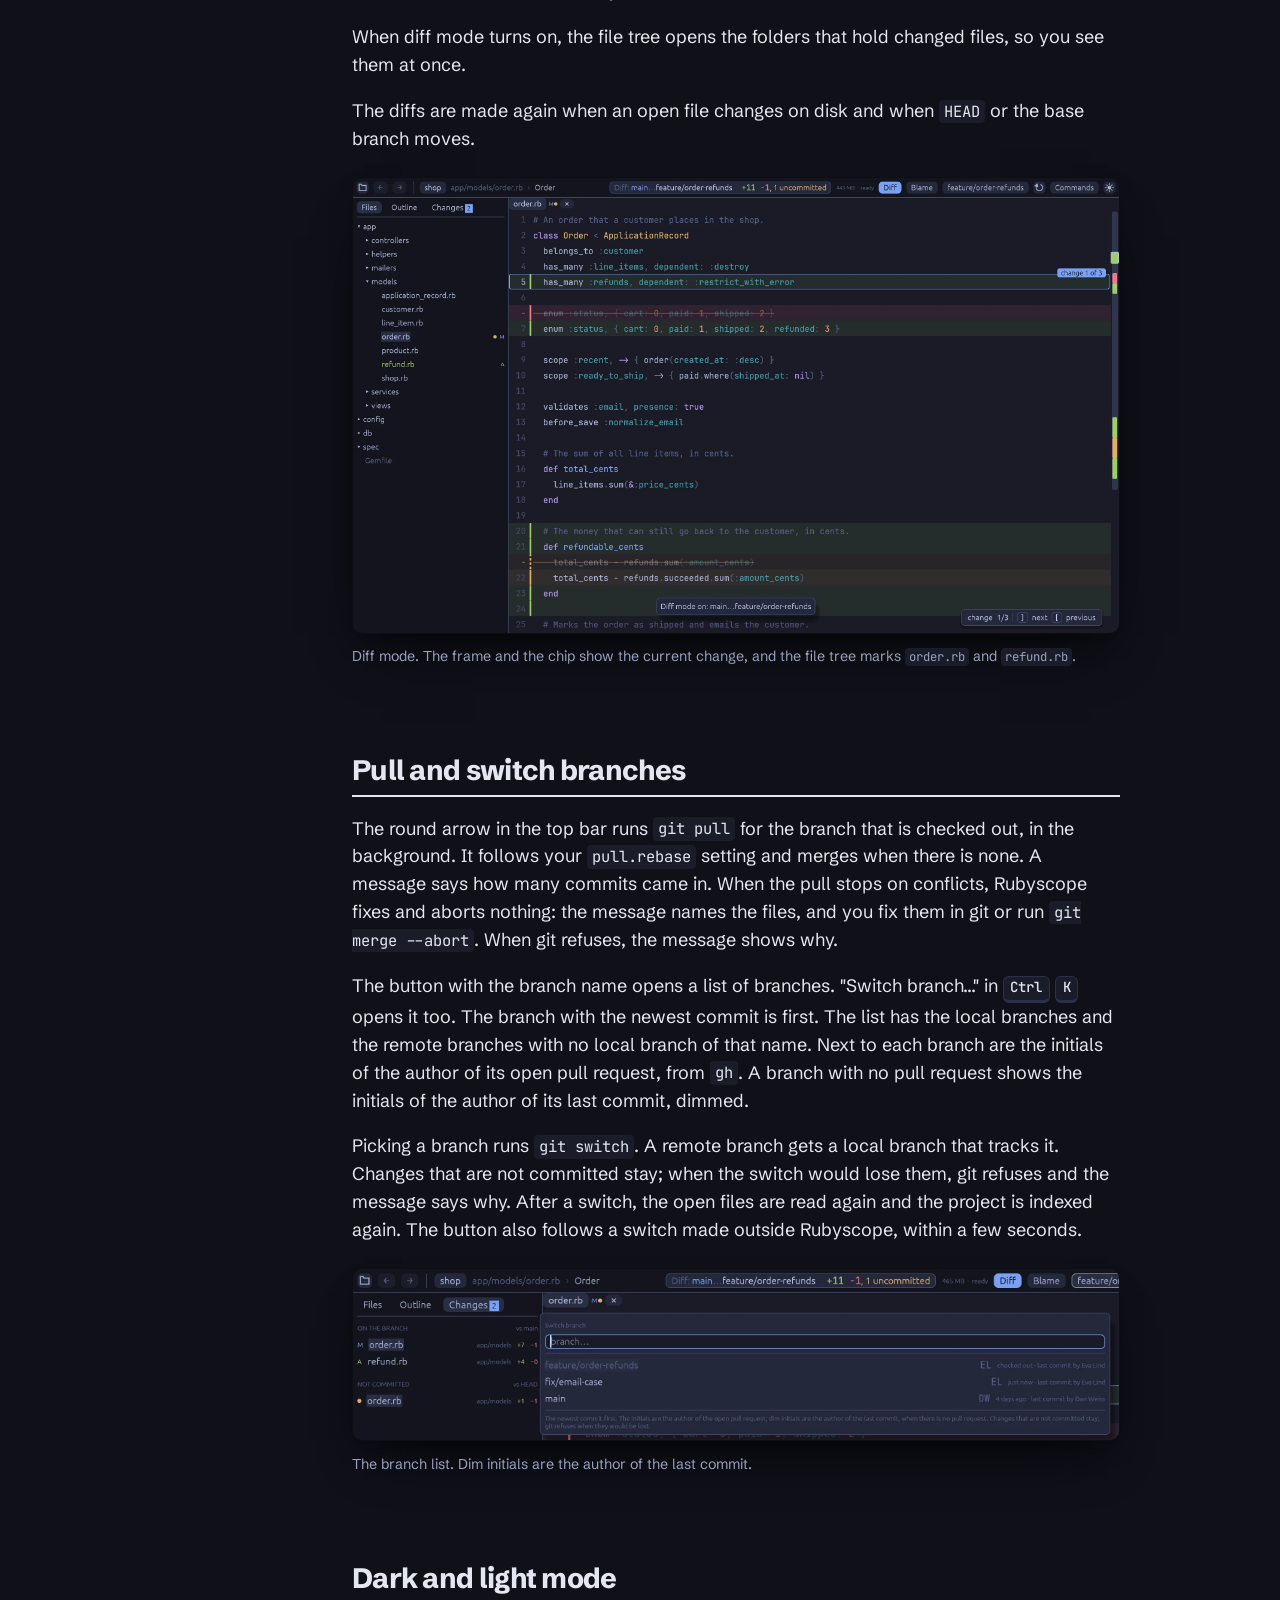
<file: webpage/docs/index.html>
<!doctype html>
<html lang="en">
<head>
  <meta charset="utf-8">
  <link rel="icon" href="../favicon.ico" type="image/x-icon" sizes="16x16 32x32 48x48 64x64 128x128 256x256">
  <meta name="viewport" content="width=device-width, initial-scale=1">
  <title>Docs: how to use Rubyscope, mouse and keys</title>
  <meta name="description" content="How to install and use Rubyscope: open a project, go to definitions, find usages, git blame, diff mode, branches, dark and light mode, every mouse action and keyboard shortcut, and how to change the keys.">
  <link rel="preload" href="../fonts/schibsted-grotesk.woff2" as="font" type="font/woff2" crossorigin>
  <link rel="stylesheet" href="../css/site.css">
</head>
<body>
  <a class="skip" href="#main">Skip to the content</a>

  <header class="site-head">
    <div class="wrap">
      <a class="brand" href="../"><img src="../img/icon.svg" alt="" width="30" height="30">Rubyscope</a>
      <nav class="site-nav" aria-label="Main">
        <a class="wide" href="../#features">Features</a>
        <a href="../#install">Install</a>
        <a href="./" aria-current="page">Docs</a>
        <a href="https://github.com/equivalent/rubyscope">GitHub</a>
      </nav>
    </div>
  </header>

  <div class="wrap docs">
    <nav class="toc" aria-label="On this page">
      <p>On this page</p>
      <ol>
        <li><a href="#install">Install</a></li>
        <li><a href="#start">Open a project</a></li>
        <li><a href="#first-steps">First steps</a></li>
        <li><a href="#window">The window</a></li>
        <li><a href="#mouse">Mouse</a></li>
        <li><a href="#keys">Keys</a></li>
        <li><a href="#scroll">Scroll keys</a></li>
        <li><a href="#commands">Commands without a key</a></li>
        <li><a href="#change-keys">Change the keys</a></li>
        <li><a href="#diff">Diff mode</a></li>
        <li><a href="#branches">Pull and switch branches</a></li>
        <li><a href="#mode">Dark and light mode</a></li>
        <li><a href="#quit">Close and quit</a></li>
        <li><a href="#clicks">What a click understands</a></li>
        <li><a href="#index">The saved index</a></li>
        <li><a href="#limits">Limits</a></li>
        <li><a href="#files">Files Rubyscope writes</a></li>
        <li><a href="#env">Environment variables</a></li>
        <li><a href="#troubleshooting">Troubleshooting</a></li>
        <li><a href="#cli">Command-line tool</a></li>
      </ol>
    </nav>

    <main id="main" class="doc">
      <h1>Using Rubyscope</h1>
      <p class="lede">Rubyscope is a desktop app for reading Ruby and Rails code. Hold Ctrl and click a name to go to its definition. This page lists everything you can do with it.</p>

      <div class="note">
        <p>On macOS, use <kbd>Cmd</kbd> where this page says <kbd>Ctrl</kbd>. Three keys stay on Ctrl: <kbd>Ctrl</kbd> <kbd>Tab</kbd>, because Cmd+Tab switches apps, and <kbd>Ctrl</kbd> <kbd>D</kbd> and <kbd>Ctrl</kbd> <kbd>U</kbd>, as in Vim.</p>
      </div>

      <section id="install">
        <h2>Install</h2>
        <p>The easy way is a prebuilt file from the <a href="https://github.com/equivalent/rubyscope/releases/tag/v0.0.1">GitHub release</a>. Rubyscope is an alpha, so expect rough edges.</p>
        <h3>Linux, from the release</h3>
<pre><code>curl -LO https://github.com/equivalent/rubyscope/releases/download/v0.0.1/rubyscope-0.0.1-linux-x86_64.tar.gz
tar xzf rubyscope-0.0.1-linux-x86_64.tar.gz
rubyscope-0.0.1-linux-x86_64/install.sh</code></pre>
        <p>This installs <code>rubyscope</code> and <code>rubyscope-cli</code> in <code>~/.local/bin</code>, an app launcher entry and the icon. Make sure <code>~/.local/bin</code> is on your <code>PATH</code>. The file is for x86_64.</p>
        <h3>macOS, from the release</h3>
        <p>Download <a href="https://github.com/equivalent/rubyscope/releases/download/v0.0.1/Rubyscope-0.0.1-macos-arm64.dmg">Rubyscope-0.0.1-macos-arm64.dmg</a> (Apple silicon, macOS 11 or newer), open it and drag Rubyscope to Applications. The app is not signed yet, so macOS blocks the first start. Run this once:</p>
<pre><code>xattr -dr com.apple.quarantine /Applications/Rubyscope.app
mkdir -p ~/.local/bin
ln -sf /Applications/Rubyscope.app/Contents/MacOS/rubyscope ~/.local/bin/rubyscope</code></pre>
        <p>The link gives you the <code>rubyscope</code> command in the terminal. For <code>rubyscope-cli</code>, copy it from the DMG to <code>~/.local/bin</code>. An app started from the Dock gets only the system <code>PATH</code>, so Rubyscope reads the <code>PATH</code> of your login shell when it starts.</p>
        <h3>From source</h3>
        <p>You need Rust 1.88 or newer, and clang with libclang. The Prism parser is compiled from C when you build.</p>
<pre><code>git clone https://github.com/equivalent/rubyscope
cd rubyscope
bin/install          <span class="c"># Linux</span>
bin/install-macos    <span class="c"># macOS</span></code></pre>
        <p>On Linux it installs the same files as the release. On macOS it installs <code>~/Applications/rubyscope.app</code> and a link to it in <code>~/.local/bin</code>.</p>
        <h3>Optional tools</h3>
        <table>
          <thead><tr><th scope="col">Tool</th><th scope="col">What it gives</th></tr></thead>
          <tbody>
            <tr><td><code>ruby</code></td><td>Gems and the standard library in the index. Rubyscope asks mise or rbenv for the Ruby of the project, else it uses the <code>ruby</code> on <code>PATH</code>.</td></tr>
            <tr><td><code>bundle install</code></td><td>Clicks that go into gem source. Only installed gems are indexed.</td></tr>
            <tr><td><code>git</code></td><td>Git blame, diff mode, pull, switching branches and "Open on GitHub".</td></tr>
            <tr><td><code>gh</code></td><td>A click on a blame block opens the pull request of the commit, not only the commit. The branch list shows who opened the pull request of each branch.</td></tr>
            <tr><td><code>fc-match</code></td><td>Linux: the system monospace font. macOS uses Menlo.</td></tr>
            <tr><td>Omarchy</td><td>Colors from the current Omarchy theme, when it is of the mode you chose (dark or light). Otherwise the colors are Tokyo Night or Tokyo Night Day.</td></tr>
          </tbody>
        </table>
      </section>

      <section id="start">
        <h2>Open a project</h2>
<pre><code>rubyscope ~/code/shop                             <span class="c"># open a project folder</span>
rubyscope ~/code/shop/app/models/order.rb:40      <span class="c"># open a file at line 40</span>
rubyscope                                         <span class="c"># the current folder, or the start screen</span></code></pre>
        <ul>
          <li>With a file and no folder, the project is the nearest parent folder that has <code>.git</code> or a <code>Gemfile</code>.</li>
          <li>With no arguments, Rubyscope opens the current folder when it has <code>.git</code> or a <code>Gemfile</code>. Otherwise it shows the start screen, with a path field, a "Browse…" button and your projects. Click a project or press its number (<kbd>1</kbd> to <kbd>9</kbd>) to open it, and drag a project to change its number. The "…" button of a project renames it in the list (the folder keeps its name) or removes it. A project shows its icon when it has one, such as <code>public/favicon.ico</code>. The sun and moon button at the top right switches between dark and light mode.</li>
          <li><kbd>Ctrl</kbd> <kbd>O</kbd> opens the system folder dialog. When a project is already open, the new one opens in a new window.</li>
          <li>Click the project name in the top bar to go back to the project list, or to open a recent project in this window or a new one.</li>
          <li>There is one window for each project. When the project of a file is already open, <code>rubyscope &lt;file&gt;:&lt;line&gt;</code> opens the file in that window and brings it to the front.</li>
          <li>Rubyscope remembers the open tabs of each project and opens them again next time.</li>
          <li>A file manager can open a folder or a <code>.rb</code> file with Rubyscope, through the app launcher entry.</li>
        </ul>
        <h3 id="links">Links that open a file</h3>
        <p>A <code>rubyscope://</code> link opens a file at a line, from a browser, a chat or a report:</p>
<pre><code>rubyscope://open?repo=shop&amp;path=app/models/order.rb&amp;line=40
rubyscope://open?file=/abs/path/to/shop/app/models/order.rb&amp;line=40</code></pre>
        <p>With <code>repo=</code>, Rubyscope looks for the file in <code>~/git/&lt;repo&gt;</code>, so one link works on every computer. <code>line=</code> is optional. A link is data from a web page, so Rubyscope runs nothing from it. It refuses a link, with a desktop notification, when the line is not a number, the file does not exist, or the path leaves <code>~/git/&lt;repo&gt;</code>.</p>
        <p>On Linux, the install makes Rubyscope the handler of these links. On macOS the app does not take links yet, so run <code>rubyscope '&lt;link&gt;'</code> in a terminal.</p>
        <figure class="shot narrow">
          <img src="../img/shots/start-screen.webp" width="1320" height="1000" loading="lazy"
               alt="The start screen with a path field, Open and Browse buttons, and three numbered project cards.">
          <figcaption>The start screen. Press a number to open that project.</figcaption>
        </figure>
      </section>

      <section id="first-steps">
        <h2>First steps</h2>
        <ol>
          <li>Open a project. The index builds in the background, and the top bar shows "indexing…" and then the number of files. The first index of a large app takes a few seconds. The next start takes about one second.</li>
          <li>Open a file. Press <kbd>Ctrl</kbd> <kbd>P</kbd> and type part of the path, or click it in the file tree. Press <kbd>Ctrl</kbd> <kbd>T</kbd> to find a class, module, method or constant by name.</li>
          <li>Hold <kbd>Ctrl</kbd>. The names you can click get an underline. Click one to go to its definition. When there are several, Rubyscope shows a list. When a class is opened in many files, it goes to the main file and tells you how many there are.</li>
          <li>Go back with the mouse back button or the back button in the top bar. The forward button goes forward again.</li>
          <li>Right-click a name and choose "Find usages". The results panel opens at the bottom. For a method, the "callers" button on a row shows who calls the method around that row.</li>
          <li>Rest the pointer on a name for half a second. A popup shows the signature, the docs, where it is defined, the type Rubyscope found and how sure it is.</li>
          <li>Press <kbd>Ctrl</kbd> <kbd>B</kbd>, or click Blame in the top bar, to show git blame. Newer commits get a stronger blue. Click a blame line to open the commit, or its pull request, on GitHub.</li>
          <li>Press <kbd>Ctrl</kbd> <kbd>K</kbd> to see every command.</li>
          <li>Press <kbd>Ctrl</kbd> <kbd>Shift</kbd> <kbd>D</kbd>, or click Diff, to see what your branch changed. <kbd>]</kbd> and <kbd>[</kbd> go from change to change. See <a href="#diff">Diff mode</a>.</li>
        </ol>
        <figure class="shot">
          <img src="../img/shots/hover.webp" width="1658" height="960" loading="lazy"
               alt="The hover popup over order.ship! with the method, its file and line, and its docs.">
          <figcaption>The hover popup on a method call. "inferred" means Rubyscope worked out the type of <code>order</code> from the code around it.</figcaption>
        </figure>
      </section>

      <section id="window">
        <h2>The window</h2>
        <table>
          <thead><tr><th scope="col">Part</th><th scope="col">What it has</th></tr></thead>
          <tbody>
            <tr><td>Top bar</td><td>From the left: the folder button (Go to file), back and forward, the project name (a menu to go back to the project list or open another project), the file path and the breadcrumb. The breadcrumb shows the class and method at the cursor; click a part to go there. On the right: the diff bar in diff mode, the index numbers and the RAM that Rubyscope uses, the "Diff" and "Blame" buttons (blue while on), the branch button, the pull button (a round arrow), "Commands" and the sun and moon button. Rest the pointer on a number or a button to see what it means.</td></tr>
            <tr><td>Side bar</td><td>"Files" is the file tree. "Outline" lists the classes, modules, methods and constants of the open file. In diff mode a third tab, "Changes", lists the changed files.</td></tr>
            <tr><td>Tabs</td><td>One tab for each open file, with a small icon for its language. Over a tab, the icon turns into a close button. Middle-click a tab to close it. Right-click it for more.</td></tr>
            <tr><td>Action bar</td><td>Only in a view file: a link to its controller action or mailer method, for example <code>OrdersController#show</code>. It does not scroll with the code.</td></tr>
            <tr><td>Code</td><td>Drag to select text. Double-click selects a word. <kbd>Ctrl</kbd> <kbd>C</kbd> copies.</td></tr>
            <tr><td>Results panel</td><td>Usages, search results and the type hierarchy. Usages list the app first, then specs and tests, then gems. The type hierarchy shows the ancestors in method lookup order, and the subclasses and includers. The up and down arrows choose a row and <kbd>Enter</kbd> opens it, until you click in the code.</td></tr>
          </tbody>
        </table>
        <figure class="shot">
          <img src="../img/shots/top-bar.webp" width="2560" height="64" loading="lazy"
               alt="The top bar: folder, back, forward, shop, app/models/order.rb › Order, the diff bar, 465 MB, ready, Diff, Blame, feature/order-refunds, the pull arrow, Commands and the sun.">
          <figcaption>The top bar in diff mode.</figcaption>
        </figure>
        <figure class="shot">
          <img src="../img/shots/view-from-action.webp" width="1402" height="1036" loading="lazy"
               alt="A view file with the action bar above the code, linking to OrdersController#show.">
          <figcaption>The action bar above a view.</figcaption>
        </figure>
      </section>

      <section id="mouse">
        <h2>Mouse</h2>
        <table>
          <thead><tr><th scope="col">Mouse</th><th scope="col">What it does</th></tr></thead>
          <tbody>
            <tr><td><kbd>Ctrl</kbd> + click</td><td>Go to the definition, or a list when there are several.</td></tr>
            <tr><td class="wrap-ok"><kbd>Ctrl</kbd> + click a name where it is defined, such as <code>class Order</code> or <code>PREFIX = "x"</code></td><td>List the usages of that class, module or constant.</td></tr>
            <tr><td class="wrap-ok"><kbd>Ctrl</kbd> + click the name in a method definition, such as <code>def total</code></td><td>Go to the only place that calls it, or list the usages.</td></tr>
            <tr><td><kbd>Ctrl</kbd> + click an action name</td><td>Go to its view, a template or a Phlex view.</td></tr>
            <tr><td>Click the bar above a view</td><td>Go to its controller action or mailer method.</td></tr>
            <tr><td>Rest the pointer on a name</td><td>A popup with the signature, docs, location and type.</td></tr>
            <tr><td>Right-click a name</td><td>A menu: go to view or go to controller action, go to definition, all definitions, find usages, type hierarchy, copy name, copy path:line, open in editor, open on GitHub.</td></tr>
            <tr><td>Right-click a tab or a file</td><td>Copy its path or its full path. On a tab, also close it, the tabs to its left or right, or all tabs.</td></tr>
            <tr><td>Back and forward buttons</td><td>Go back and forward. The arrows in the top bar do the same.</td></tr>
            <tr><td>Click a breadcrumb part</td><td>Go to that class or method.</td></tr>
            <tr><td>Click a blame block</td><td>Open the commit, or its pull request, on GitHub.</td></tr>
            <tr><td>"callers" in the results</td><td>Who calls that method, one level up.</td></tr>
            <tr><td>Middle-click a tab</td><td>Close the tab.</td></tr>
            <tr><td>The folder button at the top left</td><td>Go to file, as <kbd>Ctrl</kbd> <kbd>P</kbd>.</td></tr>
            <tr><td>Click the project name</td><td>Back to the project list, or open a recent project here or in a new window.</td></tr>
            <tr><td>"Diff" and "Blame"</td><td>Turn diff mode or git blame on and off.</td></tr>
            <tr><td>The branch button</td><td>A list of branches. Pick one to switch to it.</td></tr>
            <tr><td>The round arrow</td><td>Run <code>git pull</code> for the branch.</td></tr>
            <tr><td>The sun or the moon</td><td>Switch to light or dark mode.</td></tr>
            <tr><td>Click the diff bar</td><td>Diff against another branch.</td></tr>
            <tr><td>Click a mark on the right edge</td><td>Diff mode: go to that change.</td></tr>
          </tbody>
        </table>
        <figure class="shot">
          <img src="../img/shots/view-menu.webp" width="1402" height="1036" loading="lazy"
               alt="The right-click menu in a view, with Go to controller action at the top.">
          <figcaption>The right-click menu in a view starts with "Go to controller action".</figcaption>
        </figure>
      </section>

      <section id="keys">
        <h2>Keys</h2>
        <table>
          <thead><tr><th scope="col">Key</th><th scope="col">What it does</th></tr></thead>
          <tbody>
            <tr><td><kbd>Ctrl</kbd> <kbd>O</kbd></td><td>Open a project folder. A new window when a project is open.</td></tr>
            <tr><td><kbd>Ctrl</kbd> <kbd>P</kbd></td><td>Go to file</td></tr>
            <tr><td><kbd>Ctrl</kbd> <kbd>T</kbd></td><td>Go to symbol: a class, module, method or constant</td></tr>
            <tr><td><kbd>Ctrl</kbd> <kbd>Shift</kbd> <kbd>F</kbd></td><td>Search in all files of the project. Plain text, case is ignored.</td></tr>
            <tr><td><kbd>Ctrl</kbd> <kbd>F</kbd></td><td>Find in this file. <kbd>Enter</kbd> goes to the next match, <kbd>Shift</kbd> <kbd>Enter</kbd> to the previous one.</td></tr>
            <tr><td><kbd>Ctrl</kbd> <kbd>K</kbd></td><td>All commands</td></tr>
            <tr><td><kbd>Ctrl</kbd> <kbd>G</kbd></td><td>Go to line</td></tr>
            <tr><td><kbd>Ctrl</kbd> <kbd>W</kbd></td><td>Close the tab</td></tr>
            <tr><td><kbd>Ctrl</kbd> <kbd>Tab</kbd></td><td>Next tab</td></tr>
            <tr><td><kbd>Ctrl</kbd> <kbd>Shift</kbd> <kbd>Tab</kbd></td><td>Previous tab</td></tr>
            <tr><td><kbd>Ctrl</kbd> <kbd>B</kbd></td><td>Show or hide git blame</td></tr>
            <tr><td><kbd>Ctrl</kbd> <kbd>Shift</kbd> <kbd>D</kbd></td><td>Diff mode on or off</td></tr>
            <tr><td><kbd>Ctrl</kbd> <kbd>Shift</kbd> <kbd>B</kbd></td><td>Show or hide the side bar</td></tr>
            <tr><td><kbd>Ctrl</kbd> <kbd>Q</kbd></td><td>Close the project and go back to the project list. Press it again to quit.</td></tr>
            <tr><td><kbd>Esc</kbd></td><td>Close a popup, then the find bar, then the frame of the current change, then the results panel</td></tr>
            <tr><td><kbd>1</kbd> to <kbd>9</kbd></td><td>On the start screen: open that project</td></tr>
            <tr><td>↑ ↓, <kbd>Enter</kbd></td><td>In <kbd>Ctrl</kbd> <kbd>P</kbd>, <kbd>Ctrl</kbd> <kbd>T</kbd>, <kbd>Ctrl</kbd> <kbd>K</kbd> and the results panel: choose a row and open it</td></tr>
            <tr><td><kbd>Tab</kbd></td><td>In <kbd>Ctrl</kbd> <kbd>P</kbd>, in diff mode: switch between all files and the changed files</td></tr>
          </tbody>
        </table>
        <p><kbd>Ctrl</kbd> <kbd>F</kbd> and <kbd>Ctrl</kbd> <kbd>Shift</kbd> <kbd>F</kbd> start with the selected text when it is on one line.</p>
        <div class="shots">
          <figure class="shot">
            <img src="../img/shots/go-to-file.webp" width="1562" height="220" loading="lazy"
                 alt="The go to file list, filtered by orders show.">
            <figcaption><kbd>Ctrl</kbd> <kbd>P</kbd>, go to file</figcaption>
          </figure>
          <figure class="shot">
            <img src="../img/shots/go-to-symbol.webp" width="1562" height="770" loading="lazy"
                 alt="The go to symbol list, filtered by ship.">
            <figcaption><kbd>Ctrl</kbd> <kbd>T</kbd>, go to symbol</figcaption>
          </figure>
        </div>
      </section>

      <section id="scroll">
        <h2>Scroll keys</h2>
        <p>These keys scroll the code when no text field has focus.</p>
        <table>
          <thead><tr><th scope="col">Key</th><th scope="col">What it does</th></tr></thead>
          <tbody>
            <tr><td><kbd>↑</kbd> <kbd>↓</kbd> or <kbd>j</kbd> <kbd>k</kbd></td><td>Scroll three lines</td></tr>
            <tr><td><kbd>←</kbd> <kbd>→</kbd></td><td>Scroll sideways</td></tr>
            <tr><td><kbd>Page Up</kbd> <kbd>Page Down</kbd></td><td>Scroll one page</td></tr>
            <tr><td><kbd>Space</kbd> or <kbd>Shift</kbd> <kbd>Space</kbd></td><td>One page down or up</td></tr>
            <tr><td><kbd>Ctrl</kbd> <kbd>D</kbd> or <kbd>Ctrl</kbd> <kbd>U</kbd></td><td>Half a page down or up</td></tr>
            <tr><td><kbd>g</kbd><kbd>g</kbd> or <kbd>Home</kbd></td><td>Go to the top</td></tr>
            <tr><td><kbd>Shift</kbd> <kbd>G</kbd> or <kbd>End</kbd></td><td>Go to the end</td></tr>
            <tr><td>A number, then <kbd>g</kbd></td><td>Go to that line. <kbd>5</kbd><kbd>0</kbd><kbd>0</kbd><kbd>g</kbd> goes to line 500.</td></tr>
            <tr><td><kbd>0</kbd></td><td>Scroll to the left edge</td></tr>
            <tr><td><kbd>]</kbd> <kbd>[</kbd> or <kbd>Alt</kbd> <kbd>↓</kbd> <kbd>Alt</kbd> <kbd>↑</kbd></td><td>Diff mode: the next or previous change</td></tr>
          </tbody>
        </table>
        <p>The mouse wheel scrolls the code 12 times faster than usual in egui apps, the side bar 3.75 times faster, and every other list 1.5 times faster.</p>
        <table>
          <thead><tr><th scope="col">Wheel</th><th scope="col">What it does</th></tr></thead>
          <tbody>
            <tr><td><kbd>Ctrl</kbd> and the wheel (<kbd>Cmd</kbd> on macOS)</td><td>Scroll 3 times faster: the code, the side bar and every list</td></tr>
            <tr><td><kbd>Shift</kbd> and the wheel</td><td>Scroll the code one page per wheel step</td></tr>
          </tbody>
        </table>
      </section>

      <section id="commands">
        <h2>Commands without a key</h2>
        <p>These are in the <kbd>Ctrl</kbd> <kbd>K</kbd> list. They have no key, but you can give them one.</p>
        <table>
          <thead><tr><th scope="col">Command</th><th scope="col">Name in keys.toml</th></tr></thead>
          <tbody>
            <tr><td>Back</td><td><code>back</code></td></tr>
            <tr><td>Forward</td><td><code>forward</code></td></tr>
            <tr><td>Find usages of the symbol at the cursor</td><td><code>find_usages</code></td></tr>
            <tr><td>Go to the view of the action, or the action of the view</td><td><code>go_to_view</code></td></tr>
            <tr><td>Type hierarchy of the class at the cursor</td><td><code>type_hierarchy</code></td></tr>
            <tr><td>Outline of this file</td><td><code>file_outline</code></td></tr>
            <tr><td>Show or hide the results panel</td><td><code>toggle_bottom_panel</code></td></tr>
            <tr><td>Open in editor at this line</td><td><code>open_in_editor</code></td></tr>
            <tr><td>Open this line on GitHub</td><td><code>open_on_github</code></td></tr>
            <tr><td>Copy path:line</td><td><code>copy_path</code></td></tr>
            <tr><td>Index the project again, parsing every file</td><td><code>reindex</code></td></tr>
            <tr><td>Diff against branch…</td><td><code>diff_against_branch</code></td></tr>
            <tr><td>Go to changed file</td><td><code>go_to_changed_file</code></td></tr>
            <tr><td>Switch branch…</td><td><code>switch_branch</code></td></tr>
          </tbody>
        </table>
        <p>"Open in editor" uses <code>omarchy-launch-editor</code> when it is on <code>PATH</code>. Otherwise it opens nvim in a terminal. On macOS it opens nvim in a new Terminal window. "Open on GitHub" needs an <code>origin</code> remote on github.com and opens the line at the commit of <code>HEAD</code>.</p>
      </section>

      <section id="change-keys">
        <h2>Change the keys</h2>
        <p>Put your keys in <code>~/.config/rubyscope/keys.toml</code>. A key in this file replaces the default key of that command. The other commands keep their defaults. Rubyscope reads the file when it starts.</p>
<pre><code>toggle_blame = "cmd+alt+b"
next_change = ["n", "alt+down"]
find_usages = "alt+u"
back = "alt+left"
forward = "alt+right"
reindex = "f5"</code></pre>
        <p>A key is modifiers and one key, joined with <code>+</code>. The modifiers are <code>cmd</code>, <code>ctrl</code>, <code>shift</code> and <code>alt</code>. <code>cmd</code> is Cmd on macOS and Ctrl on Linux, so one file works on both. <code>ctrl</code> is always the Ctrl key. The key can be a letter, a digit, <code>esc</code>, <code>tab</code>, <code>enter</code>, <code>space</code>, an arrow (<code>left</code>, <code>right</code>, <code>up</code>, <code>down</code>), <code>[</code>, <code>]</code> or <code>f1</code> to <code>f12</code>. A command can have several keys: give a list, as for <code>next_change</code> above.</p>
        <table>
          <caption>Names of the commands that have a default key</caption>
          <thead><tr><th scope="col">Name</th><th scope="col">Default</th></tr></thead>
          <tbody>
            <tr><td><code>open_folder</code></td><td><kbd>Ctrl</kbd> <kbd>O</kbd></td></tr>
            <tr><td><code>close_project</code></td><td><kbd>Ctrl</kbd> <kbd>Q</kbd></td></tr>
            <tr><td><code>go_to_file</code></td><td><kbd>Ctrl</kbd> <kbd>P</kbd></td></tr>
            <tr><td><code>go_to_symbol</code></td><td><kbd>Ctrl</kbd> <kbd>T</kbd></td></tr>
            <tr><td><code>search_project</code></td><td><kbd>Ctrl</kbd> <kbd>Shift</kbd> <kbd>F</kbd></td></tr>
            <tr><td><code>find_in_file</code></td><td><kbd>Ctrl</kbd> <kbd>F</kbd></td></tr>
            <tr><td><code>commands</code></td><td><kbd>Ctrl</kbd> <kbd>K</kbd></td></tr>
            <tr><td><code>go_to_line</code></td><td><kbd>Ctrl</kbd> <kbd>G</kbd></td></tr>
            <tr><td><code>close_tab</code></td><td><kbd>Ctrl</kbd> <kbd>W</kbd></td></tr>
            <tr><td><code>next_tab</code></td><td><kbd>Ctrl</kbd> <kbd>Tab</kbd></td></tr>
            <tr><td><code>prev_tab</code></td><td><kbd>Ctrl</kbd> <kbd>Shift</kbd> <kbd>Tab</kbd></td></tr>
            <tr><td><code>toggle_blame</code></td><td><kbd>Ctrl</kbd> <kbd>B</kbd></td></tr>
            <tr><td><code>toggle_sidebar</code></td><td><kbd>Ctrl</kbd> <kbd>Shift</kbd> <kbd>B</kbd></td></tr>
            <tr><td><code>toggle_diff</code></td><td><kbd>Ctrl</kbd> <kbd>Shift</kbd> <kbd>D</kbd></td></tr>
            <tr><td><code>next_change</code></td><td><kbd>]</kbd>, <kbd>Alt</kbd> <kbd>↓</kbd></td></tr>
            <tr><td><code>prev_change</code></td><td><kbd>[</kbd>, <kbd>Alt</kbd> <kbd>↑</kbd></td></tr>
            <tr><td><code>close_popup</code></td><td><kbd>Esc</kbd></td></tr>
          </tbody>
        </table>
        <p><code>next_change</code> and <code>prev_change</code> work only when no text field has focus, so <kbd>]</kbd> and <kbd>[</kbd> can still be typed in the find bar and the pickers.</p>
      </section>

      <section id="diff">
        <h2>Diff mode</h2>
        <p>Press <kbd>Ctrl</kbd> <kbd>Shift</kbd> <kbd>D</kbd>, or click the Diff button at the top right, to see what your branch changed, as in a pull request, and what is not committed yet. The code view is still the file on disk, so <kbd>Ctrl</kbd>+click, the hover, find and go to line work as before. The Diff button is blue while diff mode is on.</p>
        <table>
          <thead><tr><th scope="col">Color</th><th scope="col">What it is</th></tr></thead>
          <tbody>
            <tr><td>Green background, green bar</td><td>A line added or changed on the branch (committed)</td></tr>
            <tr><td>Red row, struck through</td><td>A line removed on the branch: a ghost row, with no line number and no links</td></tr>
            <tr><td>Amber background, amber bar</td><td>A line added or changed, not committed</td></tr>
            <tr><td>Amber row, struck through, dashed bar</td><td>A line removed, not committed</td></tr>
          </tbody>
        </table>
        <p>The branch diff starts at the merge-base of the base branch and <code>HEAD</code>, so new commits on the base branch are not shown. The diff bar in the top bar says what is compared, for example <code>Diff: main…feature/order-refunds +77 −3, 3 uncommitted</code>. Click it, or choose "Diff against branch…" in <kbd>Ctrl</kbd> <kbd>K</kbd>, to pick another base from the local and remote branches. Rubyscope remembers the choice for each project.</p>
        <p><kbd>]</kbd> and <kbd>[</kbd> go from change to change. At the last change, <kbd>]</kbd> says so; press it again to open the next changed file. The marks on the right edge show where the changes are; click one to go there. The file tree and the tabs mark changed files (a green A, a blue M, an amber dot for changes that are not committed). In <kbd>Ctrl</kbd> <kbd>P</kbd>, <kbd>Tab</kbd> switches to the changed files, and the "Changes" tab of the side bar lists them with their counts. Blame works in diff mode too: lines that are not committed say so in amber.</p>
        <p>When diff mode turns on, the file tree opens the folders that hold changed files, so you see them at once.</p>
        <p>The diffs are made again when an open file changes on disk and when <code>HEAD</code> or the base branch moves.</p>
        <figure class="shot">
          <img src="../img/shots/diff.webp" width="2560" height="1520" loading="lazy"
               alt="order.rb in diff mode, with green added lines, a red removed row, an amber line that is not committed, and marks on the right edge.">
          <figcaption>Diff mode. The frame and the chip show the current change, and the file tree marks <code>order.rb</code> and <code>refund.rb</code>.</figcaption>
        </figure>
      </section>

      <section id="branches">
        <h2>Pull and switch branches</h2>
        <p>The round arrow in the top bar runs <code>git pull</code> for the branch that is checked out, in the background. It follows your <code>pull.rebase</code> setting and merges when there is none. A message says how many commits came in. When the pull stops on conflicts, Rubyscope fixes and aborts nothing: the message names the files, and you fix them in git or run <code>git merge --abort</code>. When git refuses, the message shows why.</p>
        <p>The button with the branch name opens a list of branches. "Switch branch…" in <kbd>Ctrl</kbd> <kbd>K</kbd> opens it too. The branch with the newest commit is first. The list has the local branches and the remote branches with no local branch of that name. Next to each branch are the initials of the author of its open pull request, from <code>gh</code>. A branch with no pull request shows the initials of the author of its last commit, dimmed.</p>
        <p>Picking a branch runs <code>git switch</code>. A remote branch gets a local branch that tracks it. Changes that are not committed stay; when the switch would lose them, git refuses and the message says why. After a switch, the open files are read again and the project is indexed again. The button also follows a switch made outside Rubyscope, within a few seconds.</p>
        <figure class="shot">
          <img src="../img/shots/branches.webp" width="2100" height="470" loading="lazy"
               alt="The branch list under the branch button, with three branches and the initials of their authors.">
          <figcaption>The branch list. Dim initials are the author of the last commit.</figcaption>
        </figure>
      </section>

      <section id="mode">
        <h2>Dark and light mode</h2>
        <p>Rubyscope starts dark. The sun button at the right end of the top bar, or at the top right of the start screen, switches to light mode; the moon switches back. Rubyscope keeps the choice for the next start.</p>
        <p>On Omarchy, Rubyscope uses the colors of the current theme when the theme is of the chosen mode. Otherwise it uses Tokyo Night in dark mode and Tokyo Night Day in light mode.</p>
        <figure class="shot">
          <img src="../img/shots/light.webp" width="2560" height="1520" loading="lazy"
               alt="Rubyscope in light mode, with a hover popup and the usages panel.">
          <figcaption>Light mode, with Tokyo Night Day colors.</figcaption>
        </figure>
      </section>

      <section id="quit">
        <h2>Close and quit</h2>
        <p><kbd>Ctrl</kbd> <kbd>Q</kbd> closes the project and goes back to the project list. On the project list, it quits.</p>
        <p>When you close the window, Rubyscope first saves the open tabs, stops the file watcher, and waits for an index save, a pull or a branch switch that is still running. When that takes longer than a moment, a dialog shows the step and a progress bar. Close the window again to quit at once. After 10 seconds Rubyscope quits anyway.</p>
      </section>

      <section id="clicks">
        <h2>What a click understands</h2>
        <ul>
          <li><strong>Constants.</strong> Ruby's constant lookup through lexical scopes, ancestors and the top level. Compact names (<code>class A::B</code>), constant aliases and Zeitwerk folder namespaces. A click on a namespace lists the classes in it.</li>
          <li><strong>Methods.</strong> Ruby's lookup order: prepends, the class, includes, the superclass. Class methods, <code>class &lt;&lt; self</code>, <code>extend</code>, <code>module_function</code>, concerns (<code>class_methods do</code>, <code>included do</code>), <code>class_eval</code>, <code>ActiveSupport.on_load</code> and <code>super</code>.</li>
          <li><strong>Rails DSLs.</strong> Associations, scopes, enums, <code>delegate</code>, <code>class_attribute</code> and <code>mattr_*</code>, <code>attr_*</code>, <code>attribute</code>, <code>store_accessor</code>, attachments, <code>alias_attribute</code>, and columns from <code>db/schema.rb</code>.</li>
          <li><strong>Symbols that name methods.</strong> <code>before_action :load</code>, <code>validate :check</code>, <code>if: :paid?</code>, <code>send(:x)</code>.</li>
          <li><strong>Variable types.</strong> <code>Model.find</code>, relations and scopes, associations, block parameters, instance variables, return values, YARD <code>@return</code>, FactoryBot <code>create(:x)</code>, and as a last guess the variable's name. The hover shows how sure each answer is: exact, inferred, guess or name only.</li>
          <li><strong>Phlex.</strong> Kit calls such as <code>Button(...)</code> and <code>UI::Button(...)</code> go to <code>UI::Button</code>, also from a module that a class with the kit includes.</li>
          <li><strong>Controllers and views.</strong> <code>OrdersController#edit</code> and <code>app/views/orders/edit.*</code> both ways, variant folders, and <code>Views::Orders::Edit</code>. Mailer methods and their templates the same way.</li>
          <li><strong>Routes.</strong> Route helpers such as <code>admin_order_path</code> go to the route line. In routes files, <code>resources :x</code> goes to the controller and <code>to: "a#b"</code> to the action.</li>
          <li><strong>Translations.</strong> <code>t("a.b")</code> and lazy <code>t(".x")</code> in controllers, Phlex and templates go to the locale YAML line, for every locale.</li>
          <li><strong>Partials.</strong> <code>render "x/y"</code> goes to the partial. In ERB templates, the Ruby inside the tags works like any Ruby.</li>
          <li><strong>Tests.</strong> RSpec <code>let</code> and <code>subject</code>, <code>described_class</code>, shared examples, methods in <code>describe</code> blocks, FactoryBot factories and traits.</li>
          <li><strong>Stimulus.</strong> <code>data-controller</code> and <code>data-action</code>, in ERB and in Phlex hashes, go to the controller file and method.</li>
          <li><strong>Gems.</strong> Gems from <code>Gemfile.lock</code> and the Ruby standard library.</li>
        </ul>
        <figure class="shot narrow">
          <img src="../img/shots/choose.webp" width="982" height="576" loading="lazy"
               alt="A list titled Choose a definition of ship!, with Order#ship! and GiftCard#ship!.">
          <figcaption>When the receiver is not known, Rubyscope lists every method with that name.</figcaption>
        </figure>
      </section>

      <section id="index">
        <h2>The saved index</h2>
        <p>Rubyscope lists the project files and respects <code>.gitignore</code>. It reads <code>Gemfile.lock</code> and asks the project's Ruby where the gems and the standard library are. It parses every Ruby file with Prism on all CPU cores, joins the files into one table, and adds the Rails, RSpec, FactoryBot and Stimulus rules.</p>
        <p>The result is saved in <code>~/.cache/rubyscope/</code>, or in <code>$XDG_CACHE_HOME/rubyscope/</code>. At the next start Rubyscope parses only the files whose size or change time is different. For a large Rails app with its gems, the index is ready in less than a second with the saved index, and in a few seconds without it.</p>
        <p>While the window is open, a file watcher sees changes in <code>app/</code>, <code>config/</code>, <code>db/</code>, <code>lib/</code>, <code>spec/</code>, <code>test/</code>, <code>Gemfile</code> and <code>Gemfile.lock</code>. Open tabs load the new text and the index builds again from the changed files.</p>
        <p>The saved index is not used after a new build of Rubyscope with new parse rules, or when <code>config/initializers/inflections.rb</code> changed. "Index the project again" in <kbd>Ctrl</kbd> <kbd>K</kbd> parses every file and writes a new saved index.</p>
      </section>

      <section id="limits">
        <h2>Limits</h2>
        <ul>
          <li>Methods with names that exist only at runtime, such as <code>define_method</code> with a variable name, <code>method_missing</code> or <code>class_eval</code> with a string, cannot be found by reading the code. For these, Rubyscope lists the methods with that name.</li>
          <li>Some variable types are guesses. The hover always says when a type is a guess.</li>
          <li>RBS signatures for core classes are not read yet. <code>"x".strip</code> gives a name-only list, because <code>String</code> is written in C.</li>
          <li>Custom Zeitwerk setups are read from the initializers only.</li>
          <li>Files outside the watched folders do not update the index while the window is open. Use "Index the project again".</li>
        </ul>
      </section>

      <section id="files">
        <h2>Files Rubyscope writes</h2>
        <p>Rubyscope never writes into the project folder.</p>
        <table>
          <thead><tr><th scope="col">Path</th><th scope="col">What it holds</th></tr></thead>
          <tbody>
            <tr><td><code>~/.cache/rubyscope/</code></td><td>The saved index of each project</td></tr>
            <tr><td><code>~/.local/state/rubyscope/recent.json</code></td><td>The projects of the start screen, in your order, with the names you gave them</td></tr>
            <tr><td><code>~/.local/state/rubyscope/session*.json</code></td><td>The open tabs of each project</td></tr>
            <tr><td><code>~/.local/state/rubyscope/diff*.json</code></td><td>The base branch of diff mode for each project</td></tr>
            <tr><td><code>~/.local/state/rubyscope/mode</code></td><td>Dark or light mode</td></tr>
          </tbody>
        </table>
        <p>It reads <code>~/.config/rubyscope/keys.toml</code> for keys and the current Omarchy theme for colors.</p>
      </section>

      <section id="env">
        <h2>Environment variables</h2>
        <table>
          <thead><tr><th scope="col">Variable</th><th scope="col">What it does</th></tr></thead>
          <tbody>
            <tr><td><code>XDG_CACHE_HOME</code></td><td>The folder for the saved index. It must be an absolute path.</td></tr>
            <tr><td><code>RUBYSCOPE_APP_ID</code></td><td>The app id of the window, which window manager rules match. The default is <code>rubyscope</code>.</td></tr>
          </tbody>
        </table>
      </section>

      <section id="troubleshooting">
        <h2>Troubleshooting</h2>
        <table>
          <thead><tr><th scope="col">Problem</th><th scope="col">What to do</th></tr></thead>
          <tbody>
            <tr><td class="wrap-ok">A click goes to an old line, or a new method is not found</td><td>Press <kbd>Ctrl</kbd> <kbd>K</kbd> and choose "Index the project again". If that does not help, close Rubyscope and delete <code>~/.cache/rubyscope/</code>.</td></tr>
            <tr><td class="wrap-ok">A click on a gem or a Rails method does nothing</td><td>Run <code>ruby -v</code> and <code>bundle install</code> in the project folder. Only gems installed for the project's Ruby are indexed.</td></tr>
            <tr><td class="wrap-ok">Blame does not show</td><td>The project must be a git repository, and <code>git</code> must be on <code>PATH</code>.</td></tr>
            <tr><td class="wrap-ok">Diff mode marks nothing</td><td>The diff bar in the top bar says why: not a git repository, or the base branch is not found. Click it to pick a base branch.</td></tr>
            <tr><td class="wrap-ok">"This project has no GitHub remote"</td><td>The <code>origin</code> remote must be on github.com.</td></tr>
            <tr><td class="wrap-ok">A blame click opens the commit, not the pull request</td><td>Install the GitHub CLI, <code>gh</code>, and log in.</td></tr>
            <tr><td class="wrap-ok">You want to see what the index does</td><td>Start Rubyscope from a terminal. It prints a line such as <code>indexed 9000 files in 0.71 s</code>.</td></tr>
          </tbody>
        </table>
      </section>

      <section id="cli">
        <h2>Command-line tool</h2>
        <p><code>rubyscope-cli</code> builds the same index as the window and answers questions about it. Use it to test the index or to script a lookup. Positions are <code>FILE:LINE:COL</code>, starting at 1.</p>
<pre><code>rubyscope-cli -r ~/code/shop index                         <span class="c"># build the index, print counts and times</span>
rubyscope-cli -r ~/code/shop def app/models/order.rb:12:5  <span class="c"># where the name goes</span>
rubyscope-cli -r ~/code/shop refs app/models/order.rb:12:5 <span class="c"># every usage, the first 40</span>
rubyscope-cli -r ~/code/shop hover app/models/order.rb:12:5
rubyscope-cli -r ~/code/shop related app/controllers/orders_controller.rb:8:7
rubyscope-cli -r ~/code/shop outline app/models/order.rb
rubyscope-cli -r ~/code/shop search "ready_to_ship"
rubyscope-cli -r ~/code/shop search --regex "def (create|update)"
rubyscope-cli -r ~/code/shop ancestors ApplicationRecord</code></pre>
        <table>
          <thead><tr><th scope="col">Option</th><th scope="col">What it does</th></tr></thead>
          <tbody>
            <tr><td><code>-r</code>, <code>--root FOLDER</code></td><td>The project folder. The default is the current folder.</td></tr>
            <tr><td><code>--no-gems</code></td><td>Do not index gems</td></tr>
            <tr><td><code>--no-stdlib</code></td><td>Do not index the Ruby standard library</td></tr>
            <tr><td><code>--no-cache</code></td><td>Do not read or write the saved index</td></tr>
          </tbody>
        </table>
        <p>To compare Rubyscope with a booted Rails app, run <code>probe/rails_probe.rb</code> inside the app with <code>bin/rails runner</code>, then <code>rubyscope-cli check</code> on the JSON file it writes. See the <a href="https://github.com/equivalent/rubyscope#checking-against-booted-rails">README</a> for details.</p>
      </section>
    </main>
  </div>

  <footer class="site-foot">
    <div class="wrap">
      <p>Rubyscope is open source under the MIT license.</p>
      <nav aria-label="Footer">
        <a href="../">Home</a>
        <a href="https://github.com/equivalent/rubyscope">GitHub</a>
      </nav>
    </div>
  </footer>

  <script src="../js/site.js"></script>
</body>
</html>
</file>
<file: webpage/css/site.css>
/* rubyscope web page. One stylesheet for the landing page and the docs. */

@font-face {
  font-family: "Schibsted Grotesk";
  src: url("../fonts/schibsted-grotesk.woff2") format("woff2");
  font-weight: 400 900;
  font-style: normal;
  font-display: swap;
}

@font-face {
  font-family: "JetBrains Mono";
  src: url("../fonts/jetbrains-mono.woff2") format("woff2");
  font-weight: 400 500;
  font-style: normal;
  font-display: swap;
}

:root {
  color-scheme: dark;
  /* A dark page, a little darker than the Tokyo Night screenshots, so they still stand out. */
  --paper: #0f1018;
  --paper-2: #1a1c29;
  --ink: #e4e7f2;
  --ink-2: #9aa1bd;
  --rule: #2c3046;
  /* The red of the app icon. */
  --ruby: #c2183d;
  --ruby-bright: #e8254a;
  /* The underline the app draws under a name you can click. */
  --link: #7aa2f7;
  /* Tokyo Night, the background of the screenshots. */
  --night: #1a1b26;
  --night-2: #16161e;
  --night-ink: #c0caf5;
  --night-blue: #7aa2f7;

  --sans: "Schibsted Grotesk", "Helvetica Neue", Arial, sans-serif;
  --mono: "JetBrains Mono", ui-monospace, "SF Mono", Menlo, monospace;

  /* A modular scale of 1.25 on 18px. */
  --step--1: 0.889rem;
  --step-0: 1.125rem;
  --step-1: 1.406rem;
  --step-2: 1.758rem;
  --step-3: 2.197rem;
  --step-4: clamp(2.4rem, 1.6rem + 3.4vw, 4.6rem);

  --wrap: 1240px;
  --gutter: clamp(1.25rem, 4vw, 3rem);
  --shadow: 0 1px 0 rgb(255 255 255 / 0.06) inset, 0 30px 60px -30px rgb(0 0 0 / 0.8),
    0 12px 24px -12px rgb(0 0 0 / 0.6);
}

*,
*::before,
*::after {
  box-sizing: border-box;
}

html {
  -webkit-text-size-adjust: 100%;
  scroll-behavior: smooth;
  scroll-padding-top: 5rem;
}

@media (prefers-reduced-motion: reduce) {
  html {
    scroll-behavior: auto;
  }
}

body {
  margin: 0;
  background: var(--paper);
  color: var(--ink);
  font-family: var(--sans);
  font-size: var(--step-0);
  line-height: 1.55;
  font-feature-settings: "ss01";
  text-rendering: optimizeLegibility;
}

img {
  display: block;
  max-width: 100%;
  height: auto;
}

a {
  color: var(--link);
  text-decoration-thickness: 1px;
  text-underline-offset: 0.18em;
}

a:hover {
  text-decoration-thickness: 2px;
}

:focus-visible {
  outline: 3px solid var(--ruby-bright);
  outline-offset: 3px;
  border-radius: 4px;
}

h1,
h2,
h3 {
  margin: 0;
  font-weight: 750;
  line-height: 1.08;
  letter-spacing: -0.025em;
  text-wrap: balance;
}

p {
  margin: 0 0 1em;
  text-wrap: pretty;
}

code,
kbd,
pre {
  font-family: var(--mono);
  font-size: 0.86em;
}

code {
  padding: 0.08em 0.32em;
  border-radius: 4px;
  background: var(--paper-2);
}

kbd {
  display: inline-block;
  min-width: 1.7em;
  padding: 0.1em 0.45em 0.16em;
  border: 1px solid var(--rule);
  border-bottom-width: 3px;
  border-radius: 6px;
  background: var(--paper-2);
  color: var(--ink);
  font-size: 0.78em;
  font-weight: 500;
  line-height: 1.4;
  text-align: center;
  white-space: nowrap;
}

pre {
  margin: 0 0 1.25em;
  padding: 1rem 1.25rem;
  overflow-x: auto;
  border-radius: 10px;
  background: var(--night);
  color: var(--night-ink);
  line-height: 1.6;
}

pre code {
  padding: 0;
  background: none;
  font-size: inherit;
}

pre .c {
  color: #565f89;
}

.wrap {
  width: min(100% - 2 * var(--gutter), var(--wrap));
  margin-inline: auto;
}

.skip {
  position: absolute;
  left: -999px;
}

.skip:focus {
  left: 1rem;
  top: 1rem;
  z-index: 10;
  padding: 0.5rem 1rem;
  background: var(--ink);
  color: #fff;
}

/* Header */

.site-head {
  position: sticky;
  top: 0;
  z-index: 5;
  border-bottom: 1px solid transparent;
  background: rgb(15 16 24 / 0.85);
  backdrop-filter: saturate(1.4) blur(10px);
}

.site-head.scrolled {
  border-bottom-color: var(--rule);
}

.site-head .wrap {
  display: flex;
  align-items: center;
  gap: 2rem;
  height: 4rem;
}

.brand {
  display: flex;
  align-items: center;
  gap: 0.6rem;
  color: var(--ink);
  font-size: 1.2rem;
  font-weight: 750;
  letter-spacing: -0.02em;
  text-decoration: none;
}

.brand img {
  width: 30px;
  height: 30px;
}

.site-nav {
  display: flex;
  gap: 1.75rem;
  margin-left: auto;
  font-size: var(--step--1);
  font-weight: 550;
}

.site-nav a {
  color: var(--ink);
  text-decoration: none;
}

.site-nav a:hover,
.site-nav a[aria-current="page"] {
  color: var(--link);
  text-decoration: underline;
}

/* Buttons */

.button {
  display: inline-flex;
  align-items: center;
  gap: 0.5rem;
  padding: 0.8rem 1.3rem;
  border: 1.5px solid var(--ink);
  border-radius: 8px;
  color: var(--ink);
  font-size: var(--step--1);
  font-weight: 650;
  text-decoration: none;
  transition: background-color 120ms, color 120ms;
}

.button:hover {
  background: var(--ink);
  color: var(--paper);
  text-decoration: none;
}

.button.primary {
  border-color: var(--ruby);
  background: var(--ruby);
  color: #fff;
}

.button.primary:hover {
  border-color: #9c1131;
  background: #9c1131;
}

/* Hero */

.hero {
  padding-block: clamp(3rem, 8vw, 6rem) 0;
}

.hero-text {
  display: grid;
  grid-template-columns: minmax(0, 1.25fr) minmax(0, 1fr);
  gap: 1.5rem 4rem;
  align-items: end;
}

.hero h1 {
  font-size: var(--step-4);
  font-weight: 800;
  letter-spacing: -0.04em;
  line-height: 0.98;
}

.hero .lede {
  max-width: 34rem;
  margin: 0;
  color: var(--ink-2);
  font-size: var(--step-1);
  line-height: 1.45;
}

.hero .actions {
  display: flex;
  flex-wrap: wrap;
  gap: 0.75rem;
  margin-top: 2rem;
}

.hero .facts {
  grid-column: 1 / -1;
  display: flex;
  flex-wrap: wrap;
  gap: 0.5rem 2rem;
  margin: 0.5rem 0 0;
  padding: 0;
  list-style: none;
  color: var(--ink-2);
  font-size: var(--step--1);
}

.hero .facts li::before {
  content: "";
  display: inline-block;
  width: 0.5em;
  height: 0.5em;
  margin-right: 0.55em;
  transform: rotate(45deg) translateY(-0.12em);
  background: var(--ruby);
}

/* The splash picture: one real screenshot of the window */

.splash {
  margin-inline: 0;
  margin-top: clamp(2.5rem, 6vw, 4rem);
}

.splash img {
  width: 100%;
  border: 1px solid #0d0e14;
  border-radius: 12px;
  background: var(--night);
  box-shadow: var(--shadow);
}

.splash figcaption {
  margin-top: 1rem;
  color: var(--ink-2);
  font-size: var(--step--1);
}

/* The line above the title that names the systems */

.platforms {
  display: flex;
  flex-wrap: wrap;
  gap: 0.5rem;
  margin: 0 0 1.25rem;
}

.platforms span {
  padding: 0.35rem 0.85rem;
  border: 1px solid var(--rule);
  border-radius: 999px;
  color: var(--ink);
  font-size: var(--step--1);
  font-weight: 600;
}

.platforms span:first-child {
  border-color: var(--ruby);
  background: var(--ruby);
  color: #fff;
}

/* Sections */

.section {
  padding-block: clamp(4.5rem, 10vw, 8rem) 0;
}

.section-head {
  max-width: 46rem;
  margin-bottom: clamp(2.5rem, 5vw, 4rem);
}

.section-head h2 {
  font-size: var(--step-3);
}

.section-head p {
  margin-top: 1rem;
  color: var(--ink-2);
  font-size: var(--step-1);
  line-height: 1.45;
}

.shots {
  display: grid;
  gap: 1.25rem;
}

.shots.pair {
  grid-template-columns: 1fr 1fr;
}

.shot {
  margin: 0;
}

.shot img {
  width: 100%;
  border: 1px solid #0d0e14;
  border-radius: 10px;
  background: var(--night);
  box-shadow: var(--shadow);
}

.shot.narrow {
  max-width: 36rem;
}

.shot figcaption {
  margin-top: 0.7rem;
  color: var(--ink-2);
  font-size: var(--step--1);
}

/* Features: one row of cards that scrolls sideways. */

/* The head row: title on the left, arrows and the count on the right. */
.reel-head {
  display: flex;
  flex-wrap: wrap;
  align-items: end;
  justify-content: space-between;
  gap: 1.5rem 3rem;
  margin-bottom: 1.75rem;
}

.reel-head .section-head { margin-bottom: 0; }

.reel-controls {
  display: flex;
  align-items: center;
  gap: 0.75rem;
  font-variant-numeric: tabular-nums;
  color: var(--ink-2);
  font-size: var(--step--1);
}

.reel-controls button {
  display: grid;
  place-items: center;
  width: 2.75rem;
  height: 2.75rem;
  border: 1.5px solid var(--rule);
  border-radius: 999px;
  background: transparent;
  color: var(--ink);
  font: inherit;
  font-size: 1.2rem;
  cursor: pointer;
  transition: border-color 120ms, background-color 120ms;
}

.reel-controls button:hover:not(:disabled) { border-color: var(--ink); }
.reel-controls button:disabled { opacity: 0.35; cursor: default; }
.reel-count b { color: var(--ink); font-weight: 650; }

/* The names of all features. A click jumps to the card. */
.reel-index {
  display: flex;
  flex-wrap: wrap;
  gap: 0.5rem;
  margin: 0 0 2rem;
  padding: 0;
  list-style: none;
}

.reel-index button {
  padding: 0.4rem 0.85rem;
  border: 1px solid var(--rule);
  border-radius: 999px;
  background: transparent;
  color: var(--ink-2);
  font: inherit;
  font-size: var(--step--1);
  font-weight: 550;
  cursor: pointer;
  transition: color 120ms, border-color 120ms, background-color 120ms;
}

.reel-index button:hover { color: var(--ink); border-color: var(--ink-2); }

.reel-index button[aria-current="true"] {
  border-color: var(--ruby);
  background: var(--ruby);
  color: #fff;
}

/* The row itself. It starts at the page's left edge of text and runs off the right
   edge of the screen, so the next card always peeks in. */
.reel {
  --edge: max(var(--gutter), (100vw - var(--wrap)) / 2);
  display: flex;
  gap: 1.25rem;
  overflow-x: auto;
  overscroll-behavior-x: contain;
  scroll-snap-type: x mandatory;
  scroll-padding-inline: var(--edge);
  padding: 0.25rem var(--edge) 1.5rem;
  scrollbar-width: thin;
  scrollbar-color: var(--rule) transparent;
}

.reel:focus-visible { outline-offset: -3px; }

/* Every card has the same height. Longer content scrolls up and down inside the card. */
.card {
  --card-h: clamp(26rem, 72vh, 40rem);
  flex: 0 0 min(88vw, 64rem);
  height: var(--card-h);
  scroll-snap-align: start;
  display: grid;
  grid-template-columns: minmax(0, 19rem) minmax(0, 1fr);
  align-items: start;
  gap: 1.5rem 2.5rem;
  padding: clamp(1.25rem, 3vw, 2.25rem);
  overflow-y: auto;
  border: 1px solid var(--rule);
  border-radius: 14px;
  background: var(--paper-2);
  scrollbar-width: thin;
  scrollbar-color: var(--rule) transparent;
  /* A soft fade at the bottom says there is more below. */
  -webkit-mask-image: linear-gradient(#000 calc(100% - 4rem), transparent);
  mask-image: linear-gradient(#000 calc(100% - 4rem), transparent);
}

.card.at-end { -webkit-mask-image: none; mask-image: none; }

/* On a wide screen the text stays in view while the pictures scroll. */
.card .feature-text { position: sticky; top: 0; }
.card h3 { margin-bottom: 0.9rem; font-size: var(--step-2); }
.card .feature-text p { color: var(--ink-2); }

.card .feature-text ul {
  margin: 0;
  padding-left: 1.1rem;
  color: var(--ink-2);
  font-size: var(--step--1);
}

.card .feature-text li + li { margin-top: 0.35rem; }
.card .shots { gap: 1.25rem; }
.card .shot img { border-radius: 8px; }
.card .shot.narrow { max-width: none; }

@media (max-width: 960px) {
  .card {
    --card-h: min(74svh, 38rem);
    flex-basis: min(86vw, 34rem);
    grid-template-columns: minmax(0, 1fr);
  }
  .card .feature-text { position: static; }
}

@media (max-width: 640px) {
  .reel-index {
    flex-wrap: nowrap;
    overflow-x: auto;
    margin-inline: calc(-1 * var(--gutter));
    padding-inline: var(--gutter);
    scrollbar-width: none;
  }
  .reel-index button { white-space: nowrap; }
}

@media (prefers-reduced-motion: reduce) {
  .reel { scroll-behavior: auto; }
}

/* What a click understands */

.understands {
  display: grid;
  grid-template-columns: repeat(3, minmax(0, 1fr));
  gap: 0;
  margin: 0;
  border-top: 2px solid var(--ink);
}

.understands div {
  padding: 1.5rem 1.5rem 1.75rem 0;
  border-bottom: 1px solid var(--rule);
}

.understands div:not(:nth-child(3n + 1)) {
  padding-left: 1.5rem;
  border-left: 1px solid var(--rule);
}

.understands dt {
  margin-bottom: 0.5rem;
  font-weight: 700;
}

.understands dd {
  margin: 0;
  color: var(--ink-2);
  font-size: var(--step--1);
}

/* Fast, and reads only */

.band {
  margin-top: clamp(4.5rem, 10vw, 8rem);
  padding-block: clamp(3.5rem, 8vw, 6rem);
  background: var(--night);
  color: var(--night-ink);
}

.band h2 {
  max-width: 20ch;
  color: #fff;
  font-size: var(--step-3);
}

.band .cols {
  display: grid;
  grid-template-columns: repeat(3, minmax(0, 1fr));
  gap: 2.5rem;
  margin-top: 3rem;
}

.band h3 {
  margin-bottom: 0.6rem;
  color: #fff;
  font-size: var(--step-1);
}

.band p {
  color: #a9b1d6;
  font-size: var(--step--1);
}

.band a {
  color: var(--night-blue);
}

.band code {
  background: #24283b;
  color: var(--night-ink);
}

/* Install */

.install {
  display: grid;
  grid-template-columns: repeat(2, minmax(0, 1fr));
  gap: 2.5rem;
}

.install h3 {
  margin-bottom: 0.75rem;
  font-size: var(--step-1);
}

.install p {
  color: var(--ink-2);
  font-size: var(--step--1);
}

/* Footer */

.site-foot {
  margin-top: clamp(5rem, 10vw, 8rem);
  padding-block: 2.5rem;
  border-top: 1px solid var(--rule);
  color: var(--ink-2);
  font-size: var(--step--1);
}

.site-foot .wrap {
  display: flex;
  flex-wrap: wrap;
  gap: 1rem 2rem;
  justify-content: space-between;
}

.site-foot p {
  margin: 0;
}

.site-foot nav {
  display: flex;
  gap: 1.5rem;
}

/* Docs */

.docs {
  display: grid;
  grid-template-columns: 15rem minmax(0, 1fr);
  gap: clamp(2rem, 5vw, 5rem);
  padding-top: clamp(2.5rem, 5vw, 4rem);
}

.toc {
  align-self: start;
  position: sticky;
  top: 5.5rem;
  max-height: calc(100vh - 7rem);
  overflow-y: auto;
  font-size: var(--step--1);
}

.toc p {
  margin-bottom: 0.6rem;
  font-weight: 700;
}

.toc ol {
  margin: 0;
  padding: 0;
  list-style: none;
}

.toc a {
  display: block;
  padding: 0.3rem 0 0.3rem 0.85rem;
  border-left: 2px solid var(--rule);
  color: var(--ink-2);
  text-decoration: none;
}

.toc a:hover {
  color: var(--ink);
}

.toc a.current {
  border-left-color: var(--ruby);
  color: var(--ink);
  font-weight: 600;
}

.doc {
  max-width: 48rem;
}

.doc h1 {
  font-size: var(--step-4);
  font-weight: 800;
  letter-spacing: -0.04em;
}

.doc .lede {
  margin-top: 1.25rem;
  color: var(--ink-2);
  font-size: var(--step-1);
  line-height: 1.45;
}

.doc section {
  padding-top: 3.5rem;
}

.doc h2 {
  margin-bottom: 1.1rem;
  padding-bottom: 0.6rem;
  border-bottom: 2px solid var(--ink);
  font-size: var(--step-2);
}

.doc h3 {
  margin: 2rem 0 0.75rem;
  font-size: var(--step-1);
}

.doc ul,
.doc ol {
  padding-left: 1.25rem;
}

.doc li + li {
  margin-top: 0.4rem;
}

.doc .shot {
  margin: 1.5rem 0 2rem;
}

.note {
  margin: 1.25rem 0;
  padding: 0.9rem 1.1rem;
  border-left: 3px solid var(--ruby);
  background: var(--paper-2);
  font-size: var(--step--1);
}

.note p:last-child {
  margin-bottom: 0;
}

table {
  width: 100%;
  margin: 0 0 1.5rem;
  border-collapse: collapse;
  font-size: var(--step--1);
}

caption {
  margin-bottom: 0.5rem;
  color: var(--ink-2);
  text-align: left;
}

th,
td {
  padding: 0.65rem 1rem 0.65rem 0;
  border-bottom: 1px solid var(--rule);
  text-align: left;
  vertical-align: top;
}

thead th {
  border-bottom: 2px solid var(--ink);
  font-weight: 700;
}

td:first-child {
  white-space: nowrap;
}

td.wrap-ok {
  white-space: normal;
}

/* Small screens */

@media (max-width: 960px) {
  .hero-text,
  .docs {
    grid-template-columns: minmax(0, 1fr);
  }

  .toc {
    position: static;
    max-height: none;
  }

  .understands,
  .band .cols {
    grid-template-columns: 1fr 1fr;
  }

  .understands div:not(:nth-child(3n + 1)) {
    padding-left: 0;
    border-left: 0;
  }

  .understands div:nth-child(even) {
    padding-left: 1.5rem;
    border-left: 1px solid var(--rule);
  }

  .toc ol {
    columns: 2;
  }
}

@media (max-width: 640px) {
  .site-nav {
    gap: 1.1rem;
  }

  .site-nav .wide {
    display: none;
  }

  .shots.pair,
  .understands,
  .band .cols,
  .install {
    grid-template-columns: minmax(0, 1fr);
  }

  .understands div:nth-child(even) {
    padding-left: 0;
    border-left: 0;
  }

  td:first-child {
    white-space: normal;
  }

  table {
    display: block;
    overflow-x: auto;
  }
}
</file>
